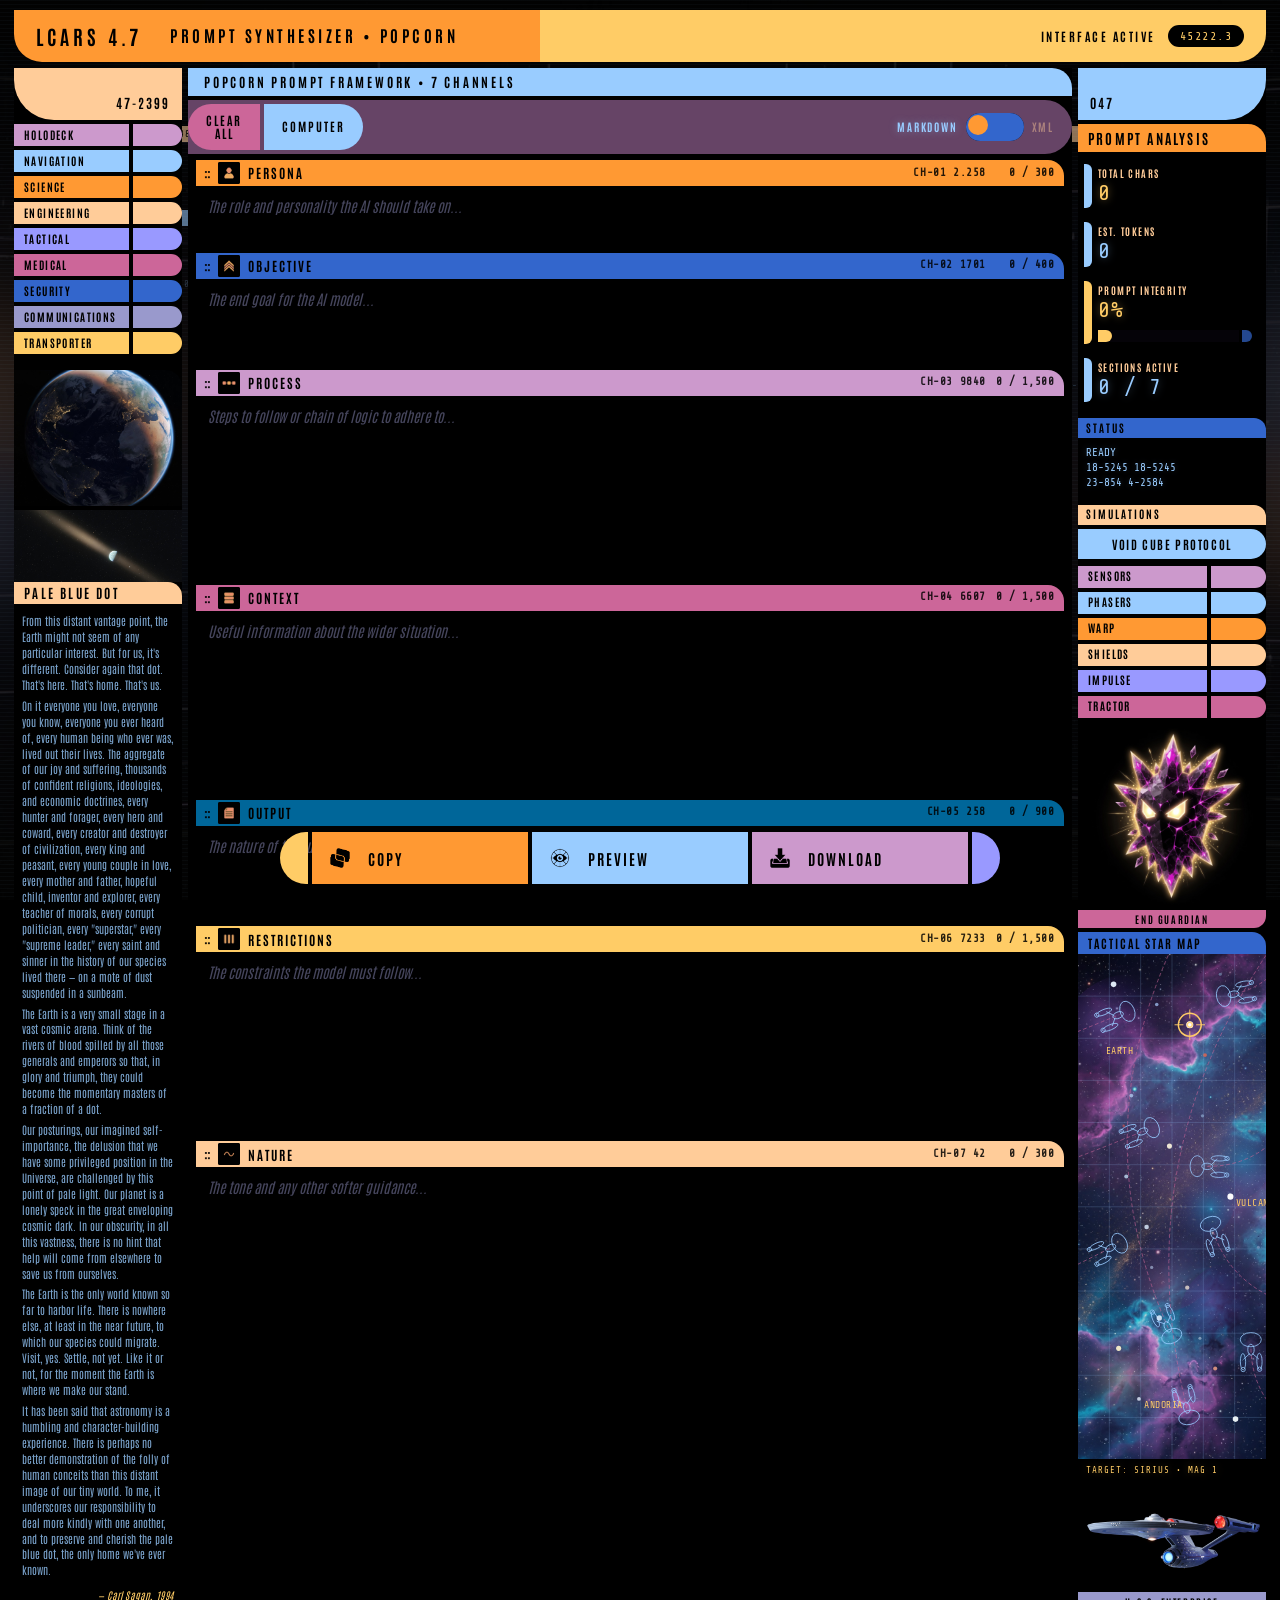
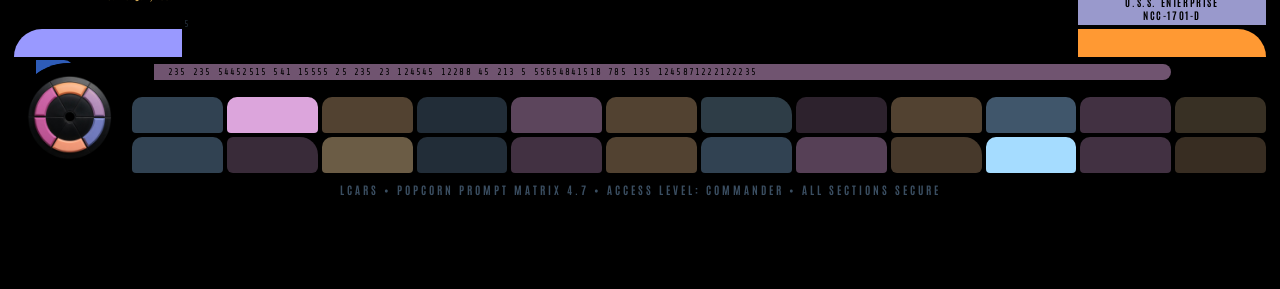
<file: index.html>
<!DOCTYPE html>
<html lang="en">
<head>
  <meta charset="UTF-8">
  <meta name="viewport" content="width=device-width, initial-scale=1.0">
  <title>LCARS 4.7 // POPCORN PROMPT SYNTHESIZER</title>
  <link rel="preconnect" href="https://fonts.googleapis.com">
  <link rel="preconnect" href="https://fonts.gstatic.com" crossorigin>
  <link rel="stylesheet" href="assets/lcars.css">
</head>
<body>
  <!-- TOP ENGINEERING BAR -->
  <div class="top-bar">
    <div class="top-bar-left">LCARS 4.7</div>
    <div class="top-bar-title">PROMPT SYNTHESIZER • POPCORN</div>
    <div class="top-bar-right">
      <div>INTERFACE ACTIVE</div>
      <div class="top-status" id="stardate">45221.7</div>
    </div>
  </div>

  <div class="console">
    <!-- DENSE LCARS BACKGROUND LITTER -->
    <div class="bg-litter">
      <!-- Vertical data columns -->
      <div class="data-column left">
        1209 0809 0716 1701746560000 2 9840 1701 1701 9840 6607 8235 7233 7233 258 2 2 7240746561701710580102 158 158 985
      </div>
      <div class="data-column right">
        23 548 2453 265485486543 23 23 2310 1234 23 45623 23 78 105 7-4856 18-5245 7-4205 1-701E 18-5245
      </div>

      <!-- Horizontal data strips -->
      <div class="data-strip s1">1701 9840 6607 8235 7233 258 2 2 1701746560000 546615216 2 9840 1701</div>
      <div class="data-strip s2">2345 0809 34 484 2 9840 1701 1701 234 43 8452 7233 7233 258 2 2 986747875 158 258 789</div>
      <div class="data-strip s3">235 235 54452515 541 15555 25 235 23 124545 12288 45 213 5 55654841518 785 135 1245871222122235</div>

      <!-- Hex-style rows -->
      <div class="hex-row r1">546615216  2 9840 1701 1701 9840 6607 78 7233 7233 258 2 2 87847485487464757689568353524345</div>
      <div class="hex-row r2">23 548 2453 265485486543 23 23 2310 1234 23 45623 23 78 105 7-4856 18-5245 7-4205 1-701E</div>
      <div class="hex-row r3">235 235 54452515 541 15555 25 235 23 124545 12288 45 213 5 55654841518 785 135 1245871222122235</div>

      <!-- Scattered small pills -->
      <div class="bg-pill p1">2.258</div>
      <div class="bg-pill p2">38</div>
      <div class="bg-pill p3">44</div>
      <div class="bg-pill p4">17</div>
      <div class="bg-pill p5">9</div>
      <div class="bg-pill p6">16</div>
      <div class="bg-pill p7">36</div>
      <div class="bg-pill p8">6</div>
    </div>

    <!-- MAIN THREE-COLUMN LAYOUT -->
    <div class="main-grid">
      <!-- LEFT SIDEBAR - dense button stack like the image -->
      <div class="left-sidebar">
        <div class="lcars-slice-row b1">
          <div class="lcars-slice-main">HOLODECK</div>
          <div class="lcars-slice-cap"></div>
        </div>
        <div class="lcars-slice-row b2">
          <div class="lcars-slice-main">NAVIGATION</div>
          <div class="lcars-slice-cap"></div>
        </div>
        <div class="lcars-slice-row b3">
          <div class="lcars-slice-main">SCIENCE</div>
          <div class="lcars-slice-cap"></div>
        </div>
        <div class="lcars-slice-row b4">
          <div class="lcars-slice-main">ENGINEERING</div>
          <div class="lcars-slice-cap"></div>
        </div>
        <div class="lcars-slice-row b5">
          <div class="lcars-slice-main">TACTICAL</div>
          <div class="lcars-slice-cap"></div>
        </div>
        <div class="lcars-slice-row b6">
          <div class="lcars-slice-main">MEDICAL</div>
          <div class="lcars-slice-cap"></div>
        </div>
        <div class="lcars-slice-row b7">
          <div class="lcars-slice-main">SECURITY</div>
          <div class="lcars-slice-cap"></div>
        </div>
        <div class="lcars-slice-row b8">
          <div class="lcars-slice-main">COMMUNICATIONS</div>
          <div class="lcars-slice-cap"></div>
        </div>
        <div class="lcars-slice-row b9">
          <div class="lcars-slice-main">TRANSPORTER</div>
          <div class="lcars-slice-cap"></div>
        </div>

        <div class="sidebar-spacer"></div>

        <div class="earth-view" title="Earth from orbit — Voyager perspective">
          <img src="assets/earth-orbit.jpg" alt="Earth from orbit" width="136" height="136">
        </div>

        <div class="pale-blue-dot-pane">
          <img class="pbd-plate" src="assets/pale-blue-dot.jpg" alt="Pale blue dot — Earth from the edge of the solar system">
          <div class="pbd-title">Pale Blue Dot</div>
          <p>From this distant vantage point, the Earth might not seem of any particular interest. But for us, it's different. Consider again that dot. That's here. That's home. That's us.</p>
          <p>On it everyone you love, everyone you know, everyone you ever heard of, every human being who ever was, lived out their lives. The aggregate of our joy and suffering, thousands of confident religions, ideologies, and economic doctrines, every hunter and forager, every hero and coward, every creator and destroyer of civilization, every king and peasant, every young couple in love, every mother and father, hopeful child, inventor and explorer, every teacher of morals, every corrupt politician, every "superstar," every "supreme leader," every saint and sinner in the history of our species lived there — on a mote of dust suspended in a sunbeam.</p>
          <p>The Earth is a very small stage in a vast cosmic arena. Think of the rivers of blood spilled by all those generals and emperors so that, in glory and triumph, they could become the momentary masters of a fraction of a dot.</p>
          <p>Our posturings, our imagined self-importance, the delusion that we have some privileged position in the Universe, are challenged by this point of pale light. Our planet is a lonely speck in the great enveloping cosmic dark. In our obscurity, in all this vastness, there is no hint that help will come from elsewhere to save us from ourselves.</p>
          <p>The Earth is the only world known so far to harbor life. There is nowhere else, at least in the near future, to which our species could migrate. Visit, yes. Settle, not yet. Like it or not, for the moment the Earth is where we make our stand.</p>
          <p>It has been said that astronomy is a humbling and character-building experience. There is perhaps no better demonstration of the folly of human conceits than this distant image of our tiny world. To me, it underscores our responsibility to deal more kindly with one another, and to preserve and cherish the pale blue dot, the only home we've ever known.</p>
          <div class="pbd-attrib">— Carl Sagan, 1994</div>
        </div>
      </div>

      <!-- CENTER - THE ACTUAL PROMPT BUILDER -->
      <div class="work-area">
        <div class="work-title">POPCORN PROMPT FRAMEWORK • 7 CHANNELS</div>

        <div class="toolbar-menu">
          <div class="toolbar-left">
            <button id="clear-btn" class="lcars-clear" type="button">CLEAR<br>ALL</button>
            <a href="https://grok.com/" class="lcars-computer" target="_blank" rel="noopener noreferrer">COMPUTER</a>
          </div>
          <div class="toolbar-right">
            <div class="format-toggle" role="group" aria-label="Prompt output format">
              <span class="format-label format-label-md active" id="format-label-md">MARKDOWN</span>
              <button type="button" id="format-toggle" class="format-slider" role="switch" aria-checked="false" aria-label="Toggle between Markdown and XML format">
                <span class="format-slider-track">
                  <span class="format-slider-thumb"></span>
                </span>
              </button>
              <span class="format-label format-label-xml" id="format-label-xml">XML</span>
            </div>
          </div>
        </div>

        <!-- INPUT PANELS -->
        <div id="panels-container">
          <div class="input-panel" data-panel-id="persona">
            <div class="input-header persona">
              <span class="drag-handle" draggable="true" title="Drag to reorder" aria-hidden="true">::</span>
              <img class="channel-icon" src="assets/icon-persona.jpg" alt="">
              <span class="channel-name">PERSONA</span>
              <span class="header-right">
                <span class="extra">CH-01  2.258</span>
                <span class="char-count" id="char-count-persona">0 / 300</span>
              </span>
            </div>
            <textarea id="persona" maxlength="300" placeholder="The role and personality the AI should take on..."></textarea>
          </div>
          <div class="input-panel" data-panel-id="objective">
            <div class="input-header objective">
              <span class="drag-handle" draggable="true" title="Drag to reorder" aria-hidden="true">::</span>
              <img class="channel-icon" src="assets/icon-objective.jpg" alt="">
              <span class="channel-name">OBJECTIVE</span>
              <span class="header-right">
                <span class="extra">CH-02  1701</span>
                <span class="char-count" id="char-count-objective">0 / 400</span>
              </span>
            </div>
            <textarea id="objective" maxlength="400" placeholder="The end goal for the AI model..."></textarea>
          </div>
          <div class="input-panel" data-panel-id="process">
            <div class="input-header process">
              <span class="drag-handle" draggable="true" title="Drag to reorder" aria-hidden="true">::</span>
              <img class="channel-icon" src="assets/icon-process.jpg" alt="">
              <span class="channel-name">PROCESS</span>
              <span class="header-right">
                <span class="extra">CH-03  9840</span>
                <span class="char-count" id="char-count-process">0 / 1,500</span>
              </span>
            </div>
            <textarea id="process" maxlength="1500" placeholder="Steps to follow or chain of logic to adhere to..."></textarea>
          </div>
          <div class="input-panel" data-panel-id="context">
            <div class="input-header context">
              <span class="drag-handle" draggable="true" title="Drag to reorder" aria-hidden="true">::</span>
              <img class="channel-icon" src="assets/icon-context.jpg" alt="">
              <span class="channel-name">CONTEXT</span>
              <span class="header-right">
                <span class="extra">CH-04  6607</span>
                <span class="char-count" id="char-count-context">0 / 1,500</span>
              </span>
            </div>
            <textarea id="context" maxlength="1500" placeholder="Useful information about the wider situation..."></textarea>
          </div>
          <div class="input-panel" data-panel-id="output">
            <div class="input-header output">
              <span class="drag-handle" draggable="true" title="Drag to reorder" aria-hidden="true">::</span>
              <img class="channel-icon" src="assets/icon-output.jpg" alt="">
              <span class="channel-name">OUTPUT</span>
              <span class="header-right">
                <span class="extra">CH-05  258</span>
                <span class="char-count" id="char-count-output">0 / 900</span>
              </span>
            </div>
            <textarea id="output" maxlength="900" placeholder="The nature of the output required from the AI model..."></textarea>
          </div>
          <div class="input-panel" data-panel-id="restrictions">
            <div class="input-header restrictions">
              <span class="drag-handle" draggable="true" title="Drag to reorder" aria-hidden="true">::</span>
              <img class="channel-icon" src="assets/icon-restrictions.jpg" alt="">
              <span class="channel-name">RESTRICTIONS</span>
              <span class="header-right">
                <span class="extra">CH-06  7233</span>
                <span class="char-count" id="char-count-restrictions">0 / 1,500</span>
              </span>
            </div>
            <textarea id="restrictions" maxlength="1500" placeholder="The constraints the model must follow..."></textarea>
          </div>
          <div class="input-panel" data-panel-id="nature">
            <div class="input-header nature">
              <span class="drag-handle" draggable="true" title="Drag to reorder" aria-hidden="true">::</span>
              <img class="channel-icon" src="assets/icon-nature.jpg" alt="">
              <span class="channel-name">NATURE</span>
              <span class="header-right">
                <span class="extra">CH-07  42</span>
                <span class="char-count" id="char-count-nature">0 / 300</span>
              </span>
            </div>
            <textarea id="nature" maxlength="300" placeholder="The tone and any other softer guidance..."></textarea>
          </div>
        </div>
      </div>

      <!-- RIGHT SIDEBAR - data readouts like the image -->
      <div class="right-sidebar">
        <div class="scan-readouts">
          <div class="prompt-analysis-title">PROMPT ANALYSIS</div>

          <div class="data-readout">
            <div class="label">TOTAL CHARS</div>
            <div id="char-count" class="readout-value buffer-readout">0</div>
          </div>
          <div class="data-readout">
            <div class="label">EST. TOKENS</div>
            <div id="token-est" class="readout-value">0</div>
          </div>
          <div class="data-readout integrity-readout">
            <div class="label">PROMPT INTEGRITY</div>
            <div id="prompt-integrity" class="readout-value">0%</div>
            <div class="lcars-integrity-bar" aria-hidden="true">
              <div class="lcars-integrity-track">
                <div id="integrity-bar-fill" class="lcars-integrity-fill">
                  <span class="lcars-integrity-endcap"></span>
                </div>
              </div>
              <div class="lcars-integrity-rail"></div>
            </div>
          </div>
          <div class="data-readout">
            <div class="label">SECTIONS ACTIVE</div>
            <div id="sections-active" class="readout-value">0 / 7</div>
          </div>
        </div>

        <div class="status-heading">STATUS</div>
        <div class="status-block">
          READY<br>
          18-5245 18-5245<br>
          23-854  4-2584
        </div>

        <div class="simulations-block">
          <div class="simulations-label">SIMULATIONS</div>
          <a href="https://void-cube-seven.vercel.app" class="sim-link" target="_blank" rel="noopener noreferrer">VOID CUBE PROTOCOL</a>
        </div>

        <div class="right-lcars-controls">
          <div class="right-lcars-slice-row rb1">
            <div class="right-lcars-slice-main">SENSORS</div>
            <div class="right-lcars-slice-cap"></div>
          </div>
          <div class="right-lcars-slice-row rb2">
            <div class="right-lcars-slice-main">PHASERS</div>
            <div class="right-lcars-slice-cap"></div>
          </div>
          <div class="right-lcars-slice-row rb3">
            <div class="right-lcars-slice-main">WARP</div>
            <div class="right-lcars-slice-cap"></div>
          </div>
          <div class="right-lcars-slice-row rb4">
            <div class="right-lcars-slice-main">SHIELDS</div>
            <div class="right-lcars-slice-cap"></div>
          </div>
          <div class="right-lcars-slice-row rb5">
            <div class="right-lcars-slice-main">IMPULSE</div>
            <div class="right-lcars-slice-cap"></div>
          </div>
          <div class="right-lcars-slice-row rb6">
            <div class="right-lcars-slice-main">TRACTOR</div>
            <div class="right-lcars-slice-cap"></div>
          </div>
        </div>

        <div class="end-boss-thumb" title="End-level polygonal guardian (Neon Dash)">
          <img src="assets/end-guardian.jpg" alt="End-level polygonal guardian">
          <div class="end-boss-label">End Guardian</div>
        </div>

        <div class="star-map-pane" title="Interactive tactical star map">
          <div class="star-map-title">Tactical Star Map</div>
          <div class="star-map-canvas-wrap" id="star-map-wrap">
            <svg id="star-map-svg" class="star-map-svg" viewBox="0 0 148 400" preserveAspectRatio="xMidYMid meet" xmlns="http://www.w3.org/2000/svg" aria-label="Interactive star map">
              <defs>
                <radialGradient id="nebulaPurple" cx="30%" cy="35%">
                  <stop offset="0%" stop-color="rgba(136,102,204,0.45)"/>
                  <stop offset="55%" stop-color="rgba(68,34,120,0.2)"/>
                  <stop offset="100%" stop-color="transparent"/>
                </radialGradient>
                <radialGradient id="nebulaCyan" cx="72%" cy="62%">
                  <stop offset="0%" stop-color="rgba(0,204,255,0.35)"/>
                  <stop offset="50%" stop-color="rgba(20,80,140,0.18)"/>
                  <stop offset="100%" stop-color="transparent"/>
                </radialGradient>
                <radialGradient id="nebulaMagenta" cx="55%" cy="78%">
                  <stop offset="0%" stop-color="rgba(255,102,153,0.28)"/>
                  <stop offset="60%" stop-color="rgba(120,30,80,0.12)"/>
                  <stop offset="100%" stop-color="transparent"/>
                </radialGradient>
                <radialGradient id="nebulaGold" cx="50%" cy="50%">
                  <stop offset="0%" stop-color="rgba(255,200,80,0.22)"/>
                  <stop offset="100%" stop-color="transparent"/>
                </radialGradient>
              </defs>
              <g id="star-map-bg"></g>
              <g id="star-map-grid" class="sector-grid"></g>
              <g id="star-map-vessels" class="vessels"></g>
              <g id="star-map-stars" class="stars"></g>
              <g id="star-reticule" class="star-reticule" transform="translate(88, 40)">
                <circle cx="0" cy="0" r="9"/>
                <line x1="-12" y1="0" x2="-5" y2="0"/>
                <line x1="5" y1="0" x2="12" y2="0"/>
                <line x1="0" y1="-12" x2="0" y2="-5"/>
                <line x1="0" y1="5" x2="0" y2="12"/>
                <circle cx="0" cy="0" r="2" fill="#f0b800" stroke="none" opacity="0.85"/>
                <text id="star-map-vessel-label" class="vessel-reticule-label" x="14" y="4" visibility="hidden"></text>
              </g>
            </svg>
          </div>
          <div class="star-map-readout" id="star-map-readout">TARGET: SIRIUS • MAG 1.0</div>
        </div>

        <div class="enterprise-plate">
          <img src="assets/enterprise.jpg" alt="U.S.S. Enterprise">
          <div class="enterprise-caption">U.S.S. ENTERPRISE<br>NCC-1701-D</div>
        </div>
      </div>
    </div>

    <!-- BOTTOM BAR with scan grid + circular control -->
    <div class="bottom-bar">
      <div class="circular-control" title="LCARS Mode Selector (decorative)">
        <img src="assets/mode-selector.jpg" alt="LCARS mode selector">
        <div class="pie"></div>
        <div class="center">MODE</div>
        <div class="arrow"></div>
      </div>

      <div class="scan-grid" title="System activity grid">
        <div></div><div class="active"></div><div></div><div></div><div class="active"></div><div></div>
        <div class="active"></div><div></div><div></div><div></div><div></div><div class="active"></div>
        <div></div><div></div><div class="active"></div><div></div><div></div><div></div>
        <div></div><div></div><div></div><div class="active"></div><div></div><div></div>
      </div>
    </div>

    <div class="lcars-footer">
      LCARS • POPCORN PROMPT MATRIX 4.7 • ACCESS LEVEL: COMMANDER • ALL SECTIONS SECURE
    </div>
  </div>

  <div id="toast" class="toast">PROMPT COPIED TO DATABANK</div>

  <div class="floating-actions" role="toolbar" aria-label="Prompt actions">
    <button id="copy-btn" class="fab-btn fab-copy" type="button">Copy</button>
    <button id="fab-preview-btn" class="fab-btn fab-preview" type="button">Preview</button>
    <button id="fab-download-btn" class="fab-btn fab-download" type="button">Download</button>
  </div>

  <div id="preview-modal" class="modal-overlay" role="dialog" aria-modal="true" aria-labelledby="preview-modal-title" hidden>
    <div class="modal-panel">
      <div class="modal-header">
        <span id="preview-modal-title" class="modal-title">Compiled Prompt Preview</span>
        <div class="modal-header-actions">
          <div class="format-toggle modal-format-toggle" role="group" aria-label="Prompt output format">
            <span class="format-label format-label-md">MARKDOWN</span>
            <button type="button" id="modal-format-toggle" class="format-slider" role="switch" aria-checked="false" aria-label="Toggle between Markdown and XML format">
              <span class="format-slider-track">
                <span class="format-slider-thumb"></span>
              </span>
            </button>
            <span class="format-label format-label-xml">XML</span>
          </div>
          <button id="modal-close-btn" class="modal-close" type="button" aria-label="Close preview">&times;</button>
        </div>
      </div>
      <div class="modal-body">
        <pre id="modal-prompt-text" class="modal-prompt empty">(No prompt content — fill in at least one channel.)</pre>
      </div>
      <div class="modal-footer">
        <button id="modal-dismiss-btn" class="modal-dismiss-btn" type="button">Return to Edit</button>
        <button id="modal-copy-btn" class="modal-copy-btn" type="button">Copy to Clipboard</button>
      </div>
    </div>
  </div>

  <script>
    const ids = ['persona', 'objective', 'process', 'context', 'output', 'restrictions', 'nature'];
    const FORMAT_KEY = 'lcarsPromptFormat';
    const PANEL_ORDER_KEY = 'lcarsPanelOrder';
    const NEAR_LIMIT_THRESHOLD = 0.85;
    let promptFormat = 'markdown';
    let panelOrder = [...ids];
    let draggedPanel = null;

    const SECTION_META = {
      persona:      { md: 'PERSONA',      xml: 'persona' },
      objective:    { md: 'OBJECTIVE',    xml: 'objective' },
      process:      { md: 'PROCESS',      xml: 'process' },
      context:      { md: 'CONTEXT',      xml: 'context' },
      output:       { md: 'OUTPUT',       xml: 'output' },
      restrictions: { md: 'RESTRICTIONS', xml: 'restrictions' },
      nature:       { md: 'NATURE',       xml: 'nature' }
    };

    const CHAR_LIMITS = {
      persona: 300,
      objective: 400,
      process: 1500,
      context: 1500,
      output: 900,
      restrictions: 1500,
      nature: 300
    };

    const INTEGRITY_WEIGHTS = {
      persona: 5,
      objective: 10,
      process: 15,
      context: 25,
      output: 20,
      restrictions: 20,
      nature: 5
    };

    function calculatePromptIntegrity() {
      let total = 0;
      ids.forEach(id => {
        const el = document.getElementById(id);
        const limit = CHAR_LIMITS[id];
        const weight = INTEGRITY_WEIGHTS[id];
        if (!el || !limit || weight == null) return;
        const milestones = Math.min(4, Math.floor((el.value.length / limit) * 4));
        total += (milestones / 4) * weight;
      });
      return Math.round(total);
    }

    function enforceCharLimit(id) {
      const el = document.getElementById(id);
      const limit = CHAR_LIMITS[id];
      if (!el || limit == null) return;
      if (el.value.length > limit) {
        el.value = el.value.slice(0, limit);
      }
    }

    function getValue(id) {
      const el = document.getElementById(id);
      return el ? el.value.trim() : '';
    }

    const XML_ESCAPE_MAP = { '&': '&amp;', '<': '&lt;', '>': '&gt;', '"': '&quot;', "'": '&apos;' };
    function escapeXml(text) {
      return text.replace(/[&<>"']/g, ch => XML_ESCAPE_MAP[ch]);
    }

    function buildPromptMarkdown() {
      const parts = [];
      panelOrder.forEach(id => {
        const value = getValue(id);
        if (value) parts.push(`${SECTION_META[id].md}:\n${value}`);
      });
      return parts.join('\n\n');
    }

    function buildPromptXml() {
      const children = [];
      panelOrder.forEach(id => {
        const value = getValue(id);
        if (value) children.push(`<${SECTION_META[id].xml}>${escapeXml(value)}</${SECTION_META[id].xml}>`);
      });
      return children.length ? `<prompt>\n${children.join('\n')}\n</prompt>` : '';
    }

    function buildPrompt() {
      return promptFormat === 'xml' ? buildPromptXml() : buildPromptMarkdown();
    }

    function updateFormatToggleUI() {
      const isXml = promptFormat === 'xml';
      document.querySelectorAll('.format-slider').forEach(toggle => {
        toggle.setAttribute('aria-checked', isXml ? 'true' : 'false');
        toggle.classList.toggle('xml-active', isXml);
      });
      document.querySelectorAll('.format-label-md').forEach(label => {
        label.classList.toggle('active', !isXml);
      });
      document.querySelectorAll('.format-label-xml').forEach(label => {
        label.classList.toggle('active', isXml);
      });
    }

    const EMPTY_PROMPT_MSG = '(No prompt content — fill in at least one channel.)';

    function fillPromptPreview(el) {
      if (!el) return;
      const promptText = buildPrompt();
      if (promptText) {
        el.textContent = promptText;
        el.classList.remove('empty');
      } else {
        el.textContent = EMPTY_PROMPT_MSG;
        el.classList.add('empty');
      }
    }

    function updateModalPromptText() {
      const modal = document.getElementById('preview-modal');
      if (!modal || modal.hidden) return;
      fillPromptPreview(document.getElementById('modal-prompt-text'));
    }

    function togglePromptFormat() {
      setPromptFormat(promptFormat === 'xml' ? 'markdown' : 'xml');
    }

    function setPromptFormat(format) {
      promptFormat = format === 'xml' ? 'xml' : 'markdown';
      try { localStorage.setItem(FORMAT_KEY, promptFormat); } catch (e) {}
      updateFormatToggleUI();
      updateLiveStats();
      updateModalPromptText();
    }

    function loadFormatFromStorage() {
      try {
        const saved = localStorage.getItem(FORMAT_KEY);
        if (saved === 'xml' || saved === 'markdown') {
          promptFormat = saved;
        }
      } catch (e) {}
      updateFormatToggleUI();
    }

    function updateLiveStats() {
      ids.forEach(id => enforceCharLimit(id));

      const prompt = buildPrompt();
      const countEl = document.getElementById('char-count');
      countEl.textContent = prompt.length.toLocaleString();

      // Per-section character counts
      ids.forEach(id => {
        const el = document.getElementById(id);
        const sectionCountEl = document.getElementById('char-count-' + id);
        if (!el || !sectionCountEl) return;
        const len = el.value.length;
        const limit = CHAR_LIMITS[id];
        sectionCountEl.textContent = `${len.toLocaleString()} / ${limit.toLocaleString()}`;
        const atLimit = len >= limit;
        const nearLimit = len >= limit * NEAR_LIMIT_THRESHOLD && !atLimit;
        sectionCountEl.classList.toggle('at-limit', atLimit);
        sectionCountEl.classList.toggle('near-limit', nearLimit);
      });

      const tokenEl = document.getElementById('token-est');
      if (tokenEl) tokenEl.textContent = Math.round(prompt.length / 3.8);

      const integrity = calculatePromptIntegrity();
      const integrityEl = document.getElementById('prompt-integrity');
      if (integrityEl) integrityEl.textContent = `${integrity}%`;
      const integrityBar = document.getElementById('integrity-bar-fill');
      if (integrityBar) {
        integrityBar.style.width = `${integrity}%`;
        integrityBar.classList.toggle('has-fill', integrity > 0);
      }

      let active = 0;
      panelOrder.forEach(id => { if (getValue(id)) active++; });
      const activeEl = document.getElementById('sections-active');
      if (activeEl) activeEl.textContent = `${active} / ${ids.length}`;
    }

    function saveToStorage() {
      const data = {};
      ids.forEach(id => {
        const el = document.getElementById(id);
        if (el) data[id] = el.value;
      });
      try { localStorage.setItem('lcarsPromptData', JSON.stringify(data)); } catch(e){}
    }

    function loadFromStorage() {
      try {
        const raw = localStorage.getItem('lcarsPromptData');
        if (!raw) return;
        const data = JSON.parse(raw);
        ids.forEach(id => {
          const el = document.getElementById(id);
          if (el && data[id] !== undefined) {
            el.value = data[id];
            enforceCharLimit(id);
          }
        });
      } catch(e){}
    }

    function isValidPanelOrder(order) {
      return Array.isArray(order)
        && order.length === ids.length
        && ids.every(id => order.includes(id));
    }

    function loadPanelOrder() {
      try {
        const raw = localStorage.getItem(PANEL_ORDER_KEY);
        if (!raw) return;
        const order = JSON.parse(raw);
        if (isValidPanelOrder(order)) {
          panelOrder = order;
        }
      } catch (e) {}
    }

    function savePanelOrder() {
      try {
        localStorage.setItem(PANEL_ORDER_KEY, JSON.stringify(panelOrder));
      } catch (e) {}
    }

    function applyPanelOrder() {
      const container = document.getElementById('panels-container');
      if (!container) return;
      panelOrder.forEach(id => {
        const panel = container.querySelector(`[data-panel-id="${id}"]`);
        if (panel) container.appendChild(panel);
      });
    }

    function syncPanelOrderFromDOM() {
      const container = document.getElementById('panels-container');
      if (!container) return;
      panelOrder = [...container.querySelectorAll('.input-panel')].map(p => p.dataset.panelId);
    }

    function reorderPanel(dragged, target) {
      const container = document.getElementById('panels-container');
      if (!container || !dragged || !target || dragged === target) return;

      const allPanels = [...container.querySelectorAll('.input-panel')];
      const draggedIdx = allPanels.indexOf(dragged);
      const targetIdx = allPanels.indexOf(target);
      if (draggedIdx < 0 || targetIdx < 0) return;

      if (draggedIdx < targetIdx) {
        container.insertBefore(dragged, target.nextSibling);
      } else {
        container.insertBefore(dragged, target);
      }

      syncPanelOrderFromDOM();
      savePanelOrder();
      updateLiveStats();
    }

    function initPanelDragDrop() {
      const container = document.getElementById('panels-container');
      if (!container) return;

      container.querySelectorAll('.drag-handle').forEach(handle => {
        handle.addEventListener('dragstart', (e) => {
          const panel = handle.closest('.input-panel');
          if (!panel) return;
          draggedPanel = panel;
          panel.classList.add('dragging');
          e.dataTransfer.effectAllowed = 'move';
          e.dataTransfer.setData('text/plain', panel.dataset.panelId);
        });

        handle.addEventListener('dragend', () => {
          if (draggedPanel) {
            draggedPanel.classList.remove('dragging');
            draggedPanel = null;
          }
          container.querySelectorAll('.input-panel').forEach(p => p.classList.remove('drag-over'));
        });
      });

      container.querySelectorAll('.input-panel').forEach(panel => {
        panel.addEventListener('dragover', (e) => {
          if (!draggedPanel) return;
          e.preventDefault();
          e.dataTransfer.dropEffect = 'move';
          if (panel !== draggedPanel) panel.classList.add('drag-over');
        });

        panel.addEventListener('dragleave', (e) => {
          if (!panel.contains(e.relatedTarget)) {
            panel.classList.remove('drag-over');
          }
        });

        panel.addEventListener('drop', (e) => {
          if (!draggedPanel) return;
          e.preventDefault();
          panel.classList.remove('drag-over');
          reorderPanel(draggedPanel, panel);
        });
      });

      container.querySelectorAll('textarea').forEach(textarea => {
        textarea.addEventListener('dragstart', (e) => e.preventDefault());
      });
    }

    function clearAll() {
      ids.forEach(id => {
        const el = document.getElementById(id);
        if (el) el.value = '';
      });
      updateLiveStats();
      saveToStorage();
    }

    async function writeToClipboard(text) {
      try {
        await navigator.clipboard.writeText(text);
        return true;
      } catch (err) {
        const ta = document.createElement('textarea');
        ta.value = text;
        document.body.appendChild(ta);
        ta.select();
        try {
          document.execCommand('copy');
          document.body.removeChild(ta);
          return true;
        } catch (e) {
          document.body.removeChild(ta);
          return false;
        }
      }
    }

    function showToast(message, duration = 1400) {
      const toast = document.getElementById('toast');
      const defaultText = 'PROMPT COPIED TO DATABANK';
      toast.textContent = message;
      toast.classList.add('show');
      setTimeout(() => {
        toast.classList.remove('show');
        toast.textContent = defaultText;
      }, duration);
    }

    function flashButton(btn, successLabel, duration = 1200) {
      if (!btn) return;
      const original = btn.innerHTML;
      const originalBg = btn.style.background;
      const originalColor = btn.style.color;
      btn.style.background = '#22aa00';
      btn.style.color = '#000';
      btn.innerHTML = successLabel;
      setTimeout(() => {
        btn.style.background = originalBg;
        btn.style.color = originalColor;
        btn.innerHTML = original;
      }, duration);
    }

    async function copyPrompt(sourceBtn) {
      const promptText = buildPrompt();
      const copyBtn = sourceBtn || document.getElementById('copy-btn');
      const ok = await writeToClipboard(promptText);

      if (ok) {
        flashButton(copyBtn, 'COPIED');
        showToast('PROMPT COPIED TO DATABANK');
      } else {
        alert('Copy failed. Please select and copy manually:\n\n' + promptText);
      }
    }

    function openPreviewModal() {
      const modal = document.getElementById('preview-modal');
      updateFormatToggleUI();
      updateModalPromptText();

      modal.hidden = false;
      requestAnimationFrame(() => modal.classList.add('open'));
      document.body.style.overflow = 'hidden';
      document.getElementById('modal-close-btn').focus();
    }

    function closePreviewModal() {
      const modal = document.getElementById('preview-modal');
      modal.classList.remove('open');
      document.body.style.overflow = '';
      setTimeout(() => { modal.hidden = true; }, 200);
    }

    async function copyModalPrompt() {
      const promptText = buildPrompt();
      const modalCopyBtn = document.getElementById('modal-copy-btn');
      const ok = await writeToClipboard(promptText);

      if (ok) {
        flashButton(modalCopyBtn, 'TRANSFERRED');
        showToast('PROMPT COPIED TO DATABANK');
      } else if (promptText) {
        alert('Copy failed. Please select and copy manually from the preview.');
      } else {
        showToast('NOTHING TO COPY');
      }
    }

    function downloadPrompt() {
      const promptText = buildPrompt();
      const timestamp = new Date().toISOString().slice(0, 19).replace(/[:T]/g, '-');
      const filename = `popcorn-prompt-${timestamp}.txt`;
      const blob = new Blob([promptText || ''], { type: 'text/plain;charset=utf-8' });
      const url = URL.createObjectURL(blob);
      const link = document.createElement('a');
      link.href = url;
      link.download = filename;
      document.body.appendChild(link);
      link.click();
      document.body.removeChild(link);
      URL.revokeObjectURL(url);

      const downloadBtn = document.getElementById('fab-download-btn');
      flashButton(downloadBtn, 'DOWNLOADED');
      showToast(promptText ? 'PROMPT DOWNLOADED' : 'EMPTY FILE DOWNLOADED');
    }

    function updateStardate() {
      const el = document.getElementById('stardate');
      const base = 45221.7;
      const offset = (Date.now() / 86400000) % 1 * 0.9;
      el.textContent = (base + offset).toFixed(1);
    }

    const MAP_WIDTH = 148;
    const STAR_MAP_CATALOG = [
      { x: 28, y: 0.06, label: 'ALPHA CENTAURI', brightness: '0.95', r: 2.2, color: '#e8f4ff' },
      { x: 112, y: 0.04, label: 'PROCYON', brightness: '0.55', r: 1.2, color: '#88aacc' },
      { x: 62, y: 0.10, label: 'VEGA', brightness: '0.7', r: 1.4, color: '#aaccff' },
      { x: 88, y: 0.14, label: 'SIRIUS', brightness: '1', r: 2.8, color: '#ffffff' },
      { x: 18, y: 0.18, label: 'EPSILON ERIDANI', brightness: '0.45', r: 1.1, color: '#7788aa', worldLabel: 'Earth' },
      { x: 130, y: 0.22, label: 'TAU CETI', brightness: '0.4', r: 1, color: '#667799' },
      { x: 42, y: 0.28, label: 'FOMALHAUT', brightness: '0.68', r: 1.5, color: '#bbddff' },
      { x: 98, y: 0.32, label: 'DENEB', brightness: '0.6', r: 1.3, color: '#99bbdd' },
      { x: 72, y: 0.38, label: 'ARCTURUS', brightness: '0.9', r: 2, color: '#fff8e0' },
      { x: 38, y: 0.44, label: 'ALTAIR', brightness: '0.75', r: 1.6, color: '#cce8ff' },
      { x: 120, y: 0.48, label: 'RIGEL', brightness: '0.98', r: 2.4, color: '#ffffff', worldLabel: 'Vulcan' },
      { x: 54, y: 0.54, label: 'BETELGEUSE', brightness: '0.82', r: 1.8, color: '#ddeeff' },
      { x: 14, y: 0.60, label: 'WOLF 359', brightness: '0.35', r: 0.9, color: '#556677' },
      { x: 86, y: 0.66, label: 'POLLUX', brightness: '0.72', r: 1.7, color: '#ffeedd' },
      { x: 64, y: 0.72, label: 'SPICA', brightness: '0.88', r: 2.1, color: '#ddeeff' },
      { x: 32, y: 0.78, label: 'CAPELLA', brightness: '0.91', r: 2, color: '#fff4cc' },
      { x: 108, y: 0.82, label: 'ANTARES', brightness: '0.77', r: 1.6, color: '#ffaa88' },
      { x: 48, y: 0.88, label: 'REGULUS', brightness: '0.8', r: 1.5, color: '#e8f0ff', worldLabel: 'Andoria' },
      { x: 124, y: 0.92, label: 'CANOPUS', brightness: '0.93', r: 2.2, color: '#f8ffff' },
      { x: 22, y: 0.96, label: 'ZETA RETICULI', brightness: '0.5', r: 1.1, color: '#8899bb' },
      { x: 100, y: 0.20, label: 'ALDEBARAN', brightness: '0.7', r: 1.5, color: '#ff6644' },
      { x: 135, y: 0.35, label: 'MIRACH', brightness: '0.5', r: 1.1, color: '#8899aa' },
      { x: 8, y: 0.42, label: 'BARNARD STAR', brightness: '0.3', r: 0.9, color: '#556688' },
      { x: 78, y: 0.52, label: 'GIACOMINI', brightness: '0.42', r: 1, color: '#7788aa' },
      { x: 142, y: 0.58, label: 'SAIPH', brightness: '0.55', r: 1.2, color: '#99aacc' },
      { x: 58, y: 0.62, label: 'MIMOSA', brightness: '0.65', r: 1.3, color: '#aabbdd' },
      { x: 96, y: 0.76, label: 'BETA CRUCIS', brightness: '0.6', r: 1.2, color: '#bbccdd' },
      { x: 36, y: 0.34, label: 'BETA HYDRI', brightness: '0.48', r: 1, color: '#ff5544' }
    ];
    const STAR_MAP_VESSELS = [
      { x: 0.22, y: 0.12, name: 'USS Enterprise', from: { x: -12, y: 0.02 } },
      { x: 0.82, y: 0.08, name: 'USS Farragut', from: { x: 162, y: 0.01 } },
      { x: 0.35, y: 0.35, name: 'USS Stargazer', from: { x: -8, y: 0.28 } },
      { x: 0.68, y: 0.42, name: 'USS Defiant', from: { x: 158, y: 0.36 } },
      { x: 0.18, y: 0.58, name: 'USS Voyager', from: { x: -6, y: 0.72 } },
      { x: 0.72, y: 0.55, name: 'USS Excelsior', from: { x: 154, y: 0.68 } },
      { x: 0.48, y: 0.74, name: 'USS Reliant', from: { x: 0.48, y: 1.06 } },
      { x: 0.92, y: 0.78, name: 'USS Discovery', from: { x: 162, y: 0.92 } },
      { x: 0.58, y: 0.90, name: 'USS Prometheus', from: { x: 148, y: 1.04 } }
    ];
    const STAR_MAP_NEBULAE = [
      { cx: 0.28, cy: 0.18, rx: 0.38, ry: 0.14, fill: 'url(#nebulaPurple)' },
      { cx: 0.74, cy: 0.38, rx: 0.32, ry: 0.12, fill: 'url(#nebulaCyan)' },
      { cx: 0.42, cy: 0.58, rx: 0.36, ry: 0.13, fill: 'url(#nebulaMagenta)' },
      { cx: 0.82, cy: 0.72, rx: 0.28, ry: 0.11, fill: 'url(#nebulaPurple)' },
      { cx: 0.22, cy: 0.84, rx: 0.30, ry: 0.10, fill: 'url(#nebulaGold)' },
      { cx: 0.60, cy: 0.48, rx: 0.24, ry: 0.09, fill: 'url(#nebulaCyan)' }
    ];
    const STAR_MAP_DUST = [
      [12,0.07,0.4],[45,0.15,0.5],[95,0.11,0.35],[132,0.19,0.45],[8,0.31,0.3],[76,0.25,0.55],
      [118,0.29,0.4],[34,0.51,0.35],[102,0.47,0.5],[66,0.63,0.4],[140,0.61,0.45],[24,0.69,0.35],
      [88,0.75,0.5],[52,0.83,0.4],[116,0.87,0.45],[6,0.93,0.35],[74,0.97,0.4]
    ];

    let starMapHeight = 400;
    let starMapSelectFn = null;
    let lastMapSelection = { type: 'star', label: 'SIRIUS' };

    function svgEl(tag, attrs) {
      const el = document.createElementNS('http://www.w3.org/2000/svg', tag);
      Object.entries(attrs).forEach(([k, v]) => el.setAttribute(k, String(v)));
      return el;
    }

    function vesselCurveGeometry(x1, y1, x2, y2, sign = 1, strength = 0.22) {
      const mx = (x1 + x2) / 2;
      const my = (y1 + y2) / 2;
      const dx = x2 - x1;
      const dy = y2 - y1;
      const len = Math.hypot(dx, dy) || 1;
      const nx = (-dy / len) * sign;
      const ny = (dx / len) * sign;
      const offset = len * strength;
      const cx = mx + nx * offset;
      const cy = my + ny * offset;
      const tx = x2 - cx;
      const ty = y2 - cy;
      const heading = (Math.atan2(ty, tx) + Math.PI / 2) * 180 / Math.PI;
      return {
        cx,
        cy,
        heading,
        path: `M ${x1} ${y1} Q ${cx} ${cy} ${x2} ${y2}`
      };
    }

    function appendVessel(group, x, y, heading, name) {
      const S = 1.8;
      const target = svgEl('g', {
        class: 'vessel-target',
        'data-name': name,
        transform: `translate(${x},${y}) rotate(${heading})`
      });

      target.appendChild(svgEl('circle', {
        class: 'vessel-hit',
        cx: 0,
        cy: 0.8 * S,
        r: 14
      }));

      const ship = svgEl('g', { class: 'vessel-ship' });
      ship.appendChild(svgEl('ellipse', { cx: 0, cy: -3.8 * S, rx: 4.6 * S, ry: 3.1 * S }));
      ship.appendChild(svgEl('ellipse', { cx: 0, cy: 0.6 * S, rx: 1.4 * S, ry: 2.4 * S }));
      ship.appendChild(svgEl('line', { x1: -0.5 * S, y1: 2.2 * S, x2: -3.4 * S, y2: 4.8 * S }));
      ship.appendChild(svgEl('line', { x1: 0.5 * S, y1: 2.2 * S, x2: 3.4 * S, y2: 4.8 * S }));
      ship.appendChild(svgEl('ellipse', { cx: -3.6 * S, cy: 5.8 * S, rx: 1.15 * S, ry: 3.6 * S }));
      ship.appendChild(svgEl('ellipse', { cx: 3.6 * S, cy: 5.8 * S, rx: 1.15 * S, ry: 3.6 * S }));
      ship.appendChild(svgEl('circle', { cx: -3.6 * S, cy: 9.2 * S, r: 0.95 * S }));
      ship.appendChild(svgEl('circle', { cx: 3.6 * S, cy: 9.2 * S, r: 0.95 * S }));

      target.appendChild(ship);
      group.appendChild(target);
    }

    function buildStarMapContent(mapH) {
      const bg = document.getElementById('star-map-bg');
      const grid = document.getElementById('star-map-grid');
      const vessels = document.getElementById('star-map-vessels');
      const stars = document.getElementById('star-map-stars');
      if (!bg || !grid || !vessels || !stars) return;

      bg.innerHTML = '';
      grid.innerHTML = '';
      vessels.innerHTML = '';
      stars.innerHTML = '';

      bg.appendChild(svgEl('rect', { width: MAP_WIDTH, height: mapH, fill: '#020408' }));
      bg.appendChild(svgEl('image', {
        href: 'assets/nebula-starfield.jpg',
        x: 0,
        y: 0,
        width: MAP_WIDTH,
        height: mapH,
        preserveAspectRatio: 'xMidYMid slice',
        opacity: '0.88'
      }));

      STAR_MAP_NEBULAE.forEach(n => {
        bg.appendChild(svgEl('ellipse', {
          cx: n.cx * MAP_WIDTH,
          cy: n.cy * mapH,
          rx: n.rx * MAP_WIDTH,
          ry: n.ry * mapH,
          fill: n.fill
        }));
      });

      STAR_MAP_DUST.forEach(([x, yf, r]) => {
        bg.appendChild(svgEl('circle', {
          class: 'bg-dust',
          cx: x,
          cy: yf * mapH,
          r
        }));
      });

      const hLines = 12;
      const vLines = 6;
      for (let i = 1; i < hLines; i++) {
        const y = (mapH / hLines) * i;
        grid.appendChild(svgEl('line', { x1: 0, y1: y, x2: MAP_WIDTH, y2: y }));
      }
      for (let i = 1; i < vLines; i++) {
        const x = (MAP_WIDTH / vLines) * i;
        grid.appendChild(svgEl('line', { x1: x, y1: 0, x2: x, y2: mapH }));
      }

      STAR_MAP_VESSELS.forEach((v, i) => {
        const x = v.x * MAP_WIDTH;
        const y = v.y * mapH;
        const fx = v.from.x <= 1 ? v.from.x * MAP_WIDTH : v.from.x;
        const fy = v.from.y <= 1 ? v.from.y * mapH : v.from.y;
        const curveSign = i % 2 === 0 ? 1 : -1;
        const curve = vesselCurveGeometry(fx, fy, x, y, curveSign);
        vessels.appendChild(svgEl('path', {
          class: 'vessel-path',
          d: curve.path
        }));
        appendVessel(vessels, x, y, curve.heading, v.name);
      });

      STAR_MAP_CATALOG.forEach(s => {
        const cy = s.y * mapH;
        const g = svgEl('g', {
          class: 'star-target',
          'data-label': s.label,
          'data-brightness': s.brightness
        });
        g.appendChild(svgEl('circle', {
          class: 'star-hit',
          cx: s.x, cy, r: Math.max(9, s.r * 4)
        }));
        g.appendChild(svgEl('circle', {
          class: 'star-point',
          cx: s.x, cy, r: s.r,
          fill: s.color,
          opacity: s.brightness
        }));
        if (s.worldLabel) {
          const worldText = svgEl('text', {
            class: 'star-world-label',
            x: s.x + 4,
            y: cy + 7
          });
          worldText.textContent = s.worldLabel;
          g.appendChild(worldText);
        }
        stars.appendChild(g);
      });
    }

    function resizeStarMap() {
      const wrap = document.getElementById('star-map-wrap');
      const svg = document.getElementById('star-map-svg');
      if (!wrap || !svg) return;

      const w = wrap.clientWidth;
      const h = wrap.clientHeight;
      if (w < 2 || h < 2) return;

      const mapH = Math.max(280, Math.round(MAP_WIDTH * (h / w)));
      if (mapH === starMapHeight && svg.getAttribute('viewBox') === `0 0 ${MAP_WIDTH} ${mapH}`) return;

      starMapHeight = mapH;
      svg.setAttribute('viewBox', `0 0 ${MAP_WIDTH} ${mapH}`);
      buildStarMapContent(mapH);

      if (starMapSelectFn) starMapSelectFn();
    }

    function initStarMap() {
      const svg = document.getElementById('star-map-svg');
      const starGroup = document.getElementById('star-map-stars');
      const vesselGroup = document.getElementById('star-map-vessels');
      const reticule = document.getElementById('star-reticule');
      const vesselLabel = document.getElementById('star-map-vessel-label');
      const readout = document.getElementById('star-map-readout');
      const wrap = document.getElementById('star-map-wrap');
      if (!svg || !starGroup || !vesselGroup || !reticule || !wrap) return;

      const STAR_HIT_RADIUS = 11;
      const VESSEL_HIT_RADIUS = 16;
      const AMBIGUITY_RATIO = 1.4;

      function clientToSvg(clientX, clientY) {
        const ctm = svg.getScreenCTM();
        if (!ctm) return null;
        const pt = svg.createSVGPoint();
        pt.x = clientX;
        pt.y = clientY;
        return pt.matrixTransform(ctm.inverse());
      }

      function getStarCoords(target) {
        const point = target.querySelector('.star-point');
        return {
          cx: parseFloat(point.getAttribute('cx')),
          cy: parseFloat(point.getAttribute('cy')),
          point
        };
      }

      function getVesselScreenCoords(target) {
        const hit = target.querySelector('.vessel-hit');
        const pt = svg.createSVGPoint();
        pt.x = parseFloat(hit.getAttribute('cx'));
        pt.y = parseFloat(hit.getAttribute('cy'));
        const ctm = target.getCTM();
        const mapped = ctm ? pt.matrixTransform(ctm) : pt;
        return {
          cx: mapped.x,
          cy: mapped.y,
          ship: target.querySelector('.vessel-ship')
        };
      }

      function clearMapSelections() {
        starGroup.querySelectorAll('.star-point.selected').forEach(s => s.classList.remove('selected'));
        vesselGroup.querySelectorAll('.vessel-ship.selected').forEach(s => s.classList.remove('selected'));
      }

      function hideVesselLabel() {
        if (!vesselLabel) return;
        vesselLabel.textContent = '';
        vesselLabel.setAttribute('visibility', 'hidden');
      }

      function showVesselLabel(name, cx) {
        if (!vesselLabel) return;
        vesselLabel.textContent = name;
        const isRightHalf = cx >= MAP_WIDTH / 2;
        if (isRightHalf) {
          vesselLabel.setAttribute('x', '-14');
          vesselLabel.setAttribute('text-anchor', 'end');
        } else {
          vesselLabel.setAttribute('x', '14');
          vesselLabel.setAttribute('text-anchor', 'start');
        }
        vesselLabel.setAttribute('y', '4');
        vesselLabel.setAttribute('visibility', 'visible');
      }

      function selectStar(target) {
        if (!target) return;
        const { cx, cy, point } = getStarCoords(target);
        const label = target.dataset.label || 'UNKNOWN';
        const brightness = target.dataset.brightness || '—';

        clearMapSelections();
        reticule.setAttribute('transform', `translate(${cx}, ${cy})`);
        point.classList.add('selected');
        hideVesselLabel();
        if (readout) readout.textContent = `TARGET: ${label} • MAG ${brightness}`;
        lastMapSelection = { type: 'star', label };
      }

      function selectVessel(target) {
        if (!target) return;
        const { cx, cy, ship } = getVesselScreenCoords(target);
        const name = target.dataset.name || 'UNKNOWN VESSEL';

        clearMapSelections();
        reticule.setAttribute('transform', `translate(${cx}, ${cy})`);
        if (ship) ship.classList.add('selected');
        showVesselLabel(name, cx);
        if (readout) readout.textContent = `VESSEL: ${name} • STARFLEET`;
        lastMapSelection = { type: 'vessel', name };
      }

      function restoreMapSelection() {
        if (lastMapSelection.type === 'vessel') {
          const vessel = vesselGroup.querySelector(`[data-name="${lastMapSelection.name}"]`);
          if (vessel) {
            selectVessel(vessel);
            return;
          }
        }
        const star = starGroup.querySelector(`[data-label="${lastMapSelection.label}"]`)
          || starGroup.querySelector('.star-target');
        selectStar(star);
      }

      starMapSelectFn = restoreMapSelection;

      function findNearestTarget(clientX, clientY) {
        const svgPt = clientToSvg(clientX, clientY);
        if (!svgPt) return null;

        const candidates = [];

        starGroup.querySelectorAll('.star-target').forEach(target => {
          const { cx, cy } = getStarCoords(target);
          const dist = Math.hypot(svgPt.x - cx, svgPt.y - cy);
          candidates.push({ type: 'star', target, dist, radius: STAR_HIT_RADIUS });
        });

        vesselGroup.querySelectorAll('.vessel-target').forEach(target => {
          const { cx, cy } = getVesselScreenCoords(target);
          const dist = Math.hypot(svgPt.x - cx, svgPt.y - cy);
          candidates.push({ type: 'vessel', target, dist, radius: VESSEL_HIT_RADIUS });
        });

        const inRange = candidates.filter(c => c.dist <= c.radius).sort((a, b) => a.dist - b.dist);
        if (!inRange.length) return null;
        if (inRange[1] && inRange[1].dist < inRange[0].radius
            && inRange[1].dist < inRange[0].dist * AMBIGUITY_RATIO) return null;
        return inRange[0];
      }

      function handleMapClick(e) {
        const starDirect = e.target.closest('.star-target');
        const vesselDirect = e.target.closest('.vessel-target');

        if (vesselDirect) {
          e.stopPropagation();
          selectVessel(vesselDirect);
          return;
        }
        if (starDirect) {
          e.stopPropagation();
          selectStar(starDirect);
          return;
        }

        const nearest = findNearestTarget(e.clientX, e.clientY);
        if (!nearest) return;
        e.stopPropagation();
        if (nearest.type === 'vessel') selectVessel(nearest.target);
        else selectStar(nearest.target);
      }

      svg.addEventListener('click', handleMapClick);

      if (typeof ResizeObserver !== 'undefined') {
        const ro = new ResizeObserver(() => resizeStarMap());
        ro.observe(wrap);
      }
      window.addEventListener('resize', resizeStarMap);

      const layoutStarMap = () => {
        resizeStarMap();
        restoreMapSelection();
      };
      requestAnimationFrame(() => requestAnimationFrame(layoutStarMap));
    }

    function attachListeners() {
      ids.forEach(id => {
        const el = document.getElementById(id);
        if (!el) return;
        el.addEventListener('input', () => {
          updateLiveStats();
          saveToStorage();
        });
        el.addEventListener('keydown', (e) => {
          if ((e.ctrlKey || e.metaKey) && e.key === 'Enter') {
            e.preventDefault();
            copyPrompt();
          }
        });
      });

      document.getElementById('copy-btn').addEventListener('click', () => copyPrompt(document.getElementById('copy-btn')));
      document.getElementById('fab-preview-btn').addEventListener('click', openPreviewModal);
      document.getElementById('fab-download-btn').addEventListener('click', downloadPrompt);

      document.getElementById('modal-close-btn').addEventListener('click', closePreviewModal);
      document.getElementById('modal-dismiss-btn').addEventListener('click', closePreviewModal);
      document.getElementById('modal-copy-btn').addEventListener('click', copyModalPrompt);

      const previewModal = document.getElementById('preview-modal');
      previewModal.addEventListener('click', (e) => {
        if (e.target === previewModal) closePreviewModal();
      });

      document.addEventListener('keydown', (e) => {
        if (e.key === 'Escape' && !previewModal.hidden) {
          closePreviewModal();
        }
      });

      document.getElementById('clear-btn').addEventListener('click', () => {
        if (confirm('Clear all input fields?')) clearAll();
      });

      document.querySelectorAll('.format-slider').forEach(toggle => {
        toggle.addEventListener('click', togglePromptFormat);
      });
    }

    function init() {
      loadPanelOrder();
      applyPanelOrder();
      loadFromStorage();
      loadFormatFromStorage();
      updateLiveStats();
      updateStardate();
      setInterval(updateStardate, 38000);
      attachListeners();
      initPanelDragDrop();
      initStarMap();
      setTimeout(saveToStorage, 60);

      // Keyboard hint
      console.log('%c[LCARS] Ctrl/Cmd + Enter in any field copies the compiled prompt.', 'color:#334455');
    }

    document.addEventListener('DOMContentLoaded', init);
  </script>
</body>
</html>
</file>
<file: assets/lcars.css>
@import url('https://fonts.googleapis.com/css2?family=Antonio:wght@100;400;600;700&family=Share+Tech+Mono&display=swap');

:root {
  --pale-canary: #FFFF99;
  --tanoi: #FFCC99;
  --golden-tanoi: #FFCC66;
  --neon-carrot: #FF9933;
  --eggplant: #664466;
  --lilac: #CC99CC;
  --anakiwa: #99CCFF;
  --mariner: #3366CC;
  --bahama-blue: #006699;
  --blue-bell: #9999CC;
  --melrose: #9999FF;
  --hopbush: #CC6699;
  --black: #000000;
  --text-on-bar: #000000;
  --text-data: #99CCFF;
  --text-data-gold: #FFCC66;
  --font-ui: "Antonio", "Arial Narrow", sans-serif;
  --font-data: "Share Tech Mono", "Consolas", monospace;
  --gap: 4px;
  --elbow: 40px;
}

* { box-sizing: border-box; margin: 0; padding: 0; }

html, body { background: var(--black); }

body {
  background: var(--black);
  color: var(--anakiwa);
  font-family: var(--font-ui);
  font-size: 14px;
  line-height: 1.35;
  min-height: 100vh;
  overflow-x: hidden;
  padding: 10px 14px 88px;
  position: relative;
}

body::before {
  content: "";
  position: fixed;
  inset: 0;
  background: #000 url('console-bg.jpg') center / cover no-repeat;
  opacity: 0.22;
  pointer-events: none;
  z-index: 0;
}

body::after {
  content: "";
  position: fixed;
  inset: 0;
  background: repeating-linear-gradient(
    0deg,
    transparent 0 3px,
    rgba(153, 204, 255, 0.035) 3px 4px
  );
  pointer-events: none;
  z-index: 1;
}

body > .top-bar,
body > .console {
  position: relative;
  z-index: 2;
}

::selection {
  background: var(--mariner);
  color: var(--black);
}

button {
  font-family: var(--font-ui);
  appearance: none;
  -webkit-appearance: none;
}

/* === TOP BAR === */
.top-bar {
  height: 52px;
  background: linear-gradient(90deg, var(--neon-carrot) 0 42%, var(--golden-tanoi) 42% 100%);
  border-radius: 0 0 28px 28px;
  display: flex;
  align-items: center;
  padding: 0 22px;
  margin-bottom: 6px;
  position: relative;
  z-index: 10;
  overflow: hidden;
}

.top-bar-left {
  font-family: var(--font-ui);
  font-weight: 700;
  font-size: 20px;
  letter-spacing: 4px;
  color: var(--text-on-bar);
  text-transform: uppercase;
  flex-shrink: 0;
}

.top-bar-title {
  margin-left: 28px;
  font-family: var(--font-ui);
  font-weight: 700;
  font-size: 16px;
  letter-spacing: 3.5px;
  color: var(--text-on-bar);
  text-transform: uppercase;
  flex-shrink: 1;
  min-width: 0;
  white-space: nowrap;
  overflow: hidden;
  text-overflow: ellipsis;
}

.top-bar-right {
  margin-left: auto;
  display: flex;
  align-items: center;
  gap: 12px;
  font-family: var(--font-ui);
  font-size: 12px;
  font-weight: 700;
  color: var(--text-on-bar);
  letter-spacing: 2.5px;
  text-transform: uppercase;
  flex-shrink: 0;
}

.top-status {
  background: var(--black);
  color: var(--golden-tanoi);
  padding: 3px 12px;
  border-radius: 999px;
  font-family: var(--font-data);
  font-size: 12px;
  font-weight: 400;
  letter-spacing: 1.5px;
}

/* === CONSOLE FRAME === */
.console {
  max-width: 1480px;
  margin: 0 auto;
  position: relative;
  z-index: 2;
}

/* === BACKGROUND LITTER === */
.bg-litter {
  position: absolute;
  inset: 0;
  pointer-events: none;
  z-index: 0;
  overflow: hidden;
}

.data-column {
  position: absolute;
  top: 0;
  font-family: var(--font-data);
  font-size: 9px;
  line-height: 12px;
  color: var(--anakiwa);
  letter-spacing: 0.6px;
  writing-mode: vertical-rl;
  text-orientation: mixed;
  transform: rotate(180deg);
  white-space: nowrap;
  opacity: 0.28;
  user-select: none;
}

.data-column.left { left: 4px; top: 60px; height: 62%; }
.data-column.right { right: 4px; top: 70px; height: 58%; }

.data-strip {
  position: absolute;
  height: 16px;
  background: var(--bahama-blue);
  font-family: var(--font-data);
  font-size: 9px;
  color: var(--black);
  letter-spacing: 1.2px;
  display: flex;
  align-items: center;
  padding: 0 10px 0 14px;
  white-space: nowrap;
  opacity: 0.55;
  user-select: none;
  overflow: hidden;
  border-radius: 0 12px 12px 0;
}

.data-strip.s1 { top: 58px; left: 120px; right: 180px; background: var(--tanoi); }
.data-strip.s2 { top: 142px; left: 80px; right: 260px; background: var(--anakiwa); }
.data-strip.s3 { bottom: 118px; left: 140px; right: 95px; background: var(--lilac); }

.hex-row {
  position: absolute;
  font-family: var(--font-data);
  font-size: 9px;
  color: var(--anakiwa);
  letter-spacing: 1px;
  opacity: 0.22;
  user-select: none;
  white-space: nowrap;
}

.hex-row.r1 { top: 210px; left: 26px; }
.hex-row.r2 { top: 312px; right: 32px; }
.hex-row.r3 { bottom: 168px; left: 32px; }

.bg-pill {
  position: absolute;
  height: 20px;
  min-width: 36px;
  padding: 0 10px;
  font-family: var(--font-ui);
  font-size: 11px;
  font-weight: 700;
  letter-spacing: 1.2px;
  display: flex;
  align-items: center;
  justify-content: center;
  color: var(--text-on-bar);
  user-select: none;
  opacity: 0.9;
}

.bg-pill.p1 { top: 72px; left: 18px; background: var(--tanoi); width: 52px; border-radius: 0 12px 12px 0; }
.bg-pill.p2 { top: 96px; left: 18px; background: var(--lilac); width: 40px; border-radius: 0 12px 12px 0; }
.bg-pill.p3 { top: 120px; left: 18px; background: var(--anakiwa); width: 48px; border-radius: 0 12px 12px 0; }
.bg-pill.p4 { top: 72px; right: 18px; background: var(--neon-carrot); width: 36px; border-radius: 12px 0 0 12px; }
.bg-pill.p5 { top: 96px; right: 18px; background: var(--melrose); width: 42px; border-radius: 12px 0 0 12px; }
.bg-pill.p6 { top: 120px; right: 18px; background: var(--hopbush); width: 34px; border-radius: 12px 0 0 12px; }
.bg-pill.p7 { bottom: 142px; left: 22px; background: var(--golden-tanoi); width: 50px; border-radius: 0 12px 12px 0; }
.bg-pill.p8 { bottom: 118px; left: 22px; background: var(--mariner); width: 38px; border-radius: 0 12px 12px 0; }

/* === MAIN LAYOUT === */
.main-grid {
  display: grid;
  grid-template-columns: 168px 1fr 188px;
  grid-template-areas: "left work right";
  gap: 6px;
  position: relative;
  z-index: 2;
  align-items: stretch;
}

.left-sidebar { grid-area: left; }
.work-area { grid-area: work; }
.right-sidebar { grid-area: right; }

/* === LEFT SIDEBAR === */
.left-sidebar {
  background: var(--black);
  padding: 0;
  display: flex;
  flex-direction: column;
  gap: var(--gap);
  align-items: stretch;
  min-height: 100%;
  height: 100%;
}

.left-sidebar::before {
  content: "47-2399";
  display: flex;
  align-items: flex-end;
  justify-content: flex-end;
  height: 44px;
  background: var(--tanoi);
  border-radius: 0 0 0 40px;
  flex-shrink: 0;
  font-family: var(--font-ui);
  font-weight: 700;
  font-size: 13px;
  letter-spacing: 2px;
  color: var(--text-on-bar);
  padding: 0 12px 8px 0;
  text-transform: uppercase;
}

.left-sidebar::after {
  content: "";
  height: 28px;
  background: var(--melrose);
  border-radius: 32px 0 0 0;
  flex-shrink: 0;
}

.left-sidebar .lcars-slice-row {
  width: 100%;
  display: flex;
  gap: var(--gap);
  height: 22px;
  margin-bottom: 0;
}

.left-sidebar .lcars-slice-main {
  flex: 2;
  min-width: 0;
  height: 100%;
  border-radius: 0;
  font-family: var(--font-ui);
  font-size: 11px;
  font-weight: 700;
  display: flex;
  align-items: center;
  justify-content: flex-start;
  padding: 0 8px 0 10px;
  color: var(--text-on-bar);
  letter-spacing: 1.4px;
  text-transform: uppercase;
  white-space: nowrap;
  overflow: hidden;
  text-overflow: ellipsis;
}

.left-sidebar .lcars-slice-cap {
  flex: 1;
  height: 100%;
  border-radius: 0 12px 12px 0;
}

.left-sidebar .lcars-slice-row.b1 { --slice-color: var(--lilac); }
.left-sidebar .lcars-slice-row.b2 { --slice-color: var(--anakiwa); }
.left-sidebar .lcars-slice-row.b3 { --slice-color: var(--neon-carrot); }
.left-sidebar .lcars-slice-row.b4 { --slice-color: var(--tanoi); }
.left-sidebar .lcars-slice-row.b5 { --slice-color: var(--melrose); }
.left-sidebar .lcars-slice-row.b6 { --slice-color: var(--hopbush); }
.left-sidebar .lcars-slice-row.b7 { --slice-color: var(--mariner); }
.left-sidebar .lcars-slice-row.b8 { --slice-color: var(--blue-bell); }
.left-sidebar .lcars-slice-row.b9 { --slice-color: var(--golden-tanoi); }

.left-sidebar .lcars-slice-row .lcars-slice-main,
.left-sidebar .lcars-slice-row .lcars-slice-cap {
  background: var(--slice-color);
}

.sidebar-spacer {
  height: 8px;
  flex-shrink: 0;
}

.earth-view {
  width: 100%;
  overflow: hidden;
  background: var(--black);
  flex-shrink: 0;
  border-radius: 0 16px 0 0;
}

.earth-view img {
  width: 100%;
  display: block;
  object-fit: cover;
  aspect-ratio: 1;
}

.earth-view svg {
  display: block;
  width: 100%;
  height: auto;
}

.pale-blue-dot-pane {
  margin-top: 0;
  background: var(--black);
  padding: 0;
  flex: 1;
  min-height: 0;
  overflow-y: auto;
  display: flex;
  flex-direction: column;
}

.pbd-plate {
  display: block;
  width: 100%;
  height: 72px;
  object-fit: cover;
  flex-shrink: 0;
}

.pale-blue-dot-pane .pbd-title,
.pbd-title {
  font-family: var(--font-ui);
  font-size: 13px;
  font-weight: 700;
  color: var(--text-on-bar);
  background: var(--tanoi);
  letter-spacing: 2.4px;
  text-transform: uppercase;
  margin: 0 0 var(--gap);
  padding: 0 10px;
  height: 22px;
  display: flex;
  align-items: center;
  border-radius: 0 14px 0 0;
  flex-shrink: 0;
}

.pale-blue-dot-pane p {
  font-family: var(--font-ui);
  font-weight: 400;
  font-size: 11px;
  line-height: 1.45;
  color: var(--anakiwa);
  opacity: 0.78;
  margin: 0;
  padding: 5px 8px 0;
}

.pale-blue-dot-pane .pbd-attrib,
.pbd-attrib {
  font-family: var(--font-ui);
  font-size: 10px;
  color: var(--golden-tanoi);
  font-style: italic;
  text-align: right;
  margin-top: 6px;
  padding: 4px 8px 8px;
  letter-spacing: 0.6px;
}

.pale-blue-dot-pane::-webkit-scrollbar { width: 6px; }
.pale-blue-dot-pane::-webkit-scrollbar-track { background: var(--black); }
.pale-blue-dot-pane::-webkit-scrollbar-thumb {
  background: var(--tanoi);
  border-radius: 6px;
}

.end-boss-thumb {
  margin-top: 0;
  background: var(--black);
  overflow: hidden;
  flex-shrink: 0;
  border-radius: 0 14px 0 0;
}

.end-boss-thumb img {
  width: 100%;
  display: block;
  object-fit: cover;
}

.end-boss-thumb svg {
  display: block;
  width: 100%;
  height: auto;
}

.end-boss-label {
  font-family: var(--font-ui);
  font-size: 10px;
  font-weight: 700;
  color: var(--black);
  background: var(--hopbush);
  text-transform: uppercase;
  letter-spacing: 1.6px;
  margin-top: 0;
  text-align: center;
  height: 18px;
  display: flex;
  align-items: center;
  justify-content: center;
  border-radius: 0 0 12px 0;
}

/* === STAR MAP === */
.star-map-pane {
  margin-top: 0;
  background: var(--black);
  overflow: hidden;
  flex: 1;
  min-height: 0;
  display: flex;
  flex-direction: column;
}

.star-map-canvas-wrap {
  flex: 1;
  min-height: 220px;
  position: relative;
  background: #000 url('nebula-starfield.jpg') center / cover no-repeat;
}

.star-map-title {
  font-family: var(--font-ui);
  font-size: 12px;
  font-weight: 700;
  color: var(--text-on-bar);
  background: var(--mariner);
  text-transform: uppercase;
  letter-spacing: 2px;
  padding: 0 10px;
  height: 22px;
  display: flex;
  align-items: center;
  border-radius: 0 14px 0 0;
  flex-shrink: 0;
}

.star-map-svg {
  display: block;
  width: 100%;
  height: 100%;
  cursor: crosshair;
}

.star-map-svg .bg-dust {
  fill: #c8d8ff;
  opacity: 0.35;
  pointer-events: none;
}

.star-map-readout {
  font-family: var(--font-data);
  font-size: 9px;
  color: var(--golden-tanoi);
  letter-spacing: 1px;
  padding: 5px 8px 6px;
  text-transform: uppercase;
  flex-shrink: 0;
  background: var(--black);
  text-shadow: 0 0 8px rgba(255, 204, 102, 0.35);
}

.star-map-svg .sector-grid line {
  stroke: rgba(153, 204, 255, 0.35);
  stroke-width: 0.4;
}

.star-map-svg .star-hit {
  fill: transparent;
  cursor: pointer;
  pointer-events: all;
}

.star-map-svg .star-point {
  pointer-events: none;
  transition: filter 0.15s ease;
}

.star-map-svg .star-hit:hover + .star-point,
.star-map-svg .star-point.selected {
  filter: brightness(1.8);
}

.star-map-svg .vessel-path {
  fill: none;
  stroke: var(--hopbush);
  stroke-width: 0.55;
  stroke-dasharray: 3 2;
  opacity: 0.82;
  pointer-events: none;
}

.star-map-svg .star-world-label {
  font-family: var(--font-data);
  font-size: 7.6px;
  fill: var(--golden-tanoi);
  letter-spacing: 0.4px;
  pointer-events: none;
  text-transform: uppercase;
}

.star-map-svg .vessel-hit {
  fill: transparent;
  cursor: pointer;
  pointer-events: all;
}

.star-map-svg .vessel-ship ellipse,
.star-map-svg .vessel-ship rect,
.star-map-svg .vessel-ship line,
.star-map-svg .vessel-ship circle {
  fill: none;
  stroke: var(--anakiwa);
  stroke-width: 0.6;
  pointer-events: none;
}

.star-map-svg .vessel-ship.selected ellipse,
.star-map-svg .vessel-ship.selected rect,
.star-map-svg .vessel-ship.selected line,
.star-map-svg .vessel-ship.selected circle {
  stroke: #cce6ff;
  filter: brightness(1.6);
}

.star-map-svg .vessel-reticule-label {
  font-family: var(--font-data);
  font-size: 7.6px;
  fill: var(--anakiwa);
  letter-spacing: 0.3px;
  pointer-events: none;
  text-transform: uppercase;
}

.star-map-svg .star-reticule {
  pointer-events: none;
  transition: transform 0.2s ease;
}

.star-map-svg .star-reticule circle {
  fill: none;
  stroke: var(--golden-tanoi);
  stroke-width: 1.2;
}

.star-map-svg .star-reticule line {
  stroke: var(--golden-tanoi);
  stroke-width: 0.8;
  opacity: 0.9;
}

.enterprise-plate {
  margin-top: auto;
  overflow: hidden;
  flex-shrink: 0;
  background: var(--black);
}

.enterprise-plate img {
  width: 100%;
  display: block;
  object-fit: contain;
  background: #000;
}

.enterprise-caption {
  font-family: var(--font-ui);
  font-size: 10px;
  font-weight: 700;
  color: var(--text-on-bar);
  text-align: center;
  letter-spacing: 1.6px;
  text-transform: uppercase;
  background: var(--blue-bell);
  padding: 4px 6px;
  line-height: 1.25;
}

/* === CENTER WORK AREA === */
.work-area {
  background: var(--black);
  padding: 0 0 12px;
  position: relative;
  display: flex;
  flex-direction: column;
  min-width: 0;
}

.work-title {
  height: 28px;
  background: var(--anakiwa);
  color: var(--text-on-bar);
  font-family: var(--font-ui);
  font-size: 13px;
  font-weight: 700;
  letter-spacing: 2.8px;
  text-transform: uppercase;
  margin: 0 0 var(--gap);
  padding: 0 16px;
  display: flex;
  align-items: center;
  border-radius: 0 20px 0 0;
  flex-shrink: 0;
}

.input-panel {
  margin-bottom: 0;
  background: var(--black);
  overflow: hidden;
}

.input-header {
  height: 26px;
  display: flex;
  align-items: center;
  padding: 0 10px 0 8px;
  font-family: var(--font-ui);
  font-size: 13px;
  font-weight: 700;
  letter-spacing: 2px;
  text-transform: uppercase;
  color: var(--text-on-bar);
  position: relative;
  border-radius: 0 16px 0 0;
}

.input-header.persona      { background: var(--neon-carrot); }
.input-header.objective    { background: var(--mariner); }
.input-header.process      { background: var(--lilac); }
.input-header.context      { background: var(--hopbush); }
.input-header.output       { background: var(--bahama-blue); }
.input-header.restrictions { background: var(--golden-tanoi); }
.input-header.nature       { background: var(--tanoi); }

.channel-icon {
  width: 22px;
  height: 22px;
  object-fit: contain;
  margin-right: 8px;
  flex-shrink: 0;
  background: #000;
  border-radius: 2px;
}

.channel-name {
  font-weight: 700;
  letter-spacing: 2px;
}

.input-header .header-right {
  margin-left: auto;
  display: flex;
  align-items: center;
  gap: 10px;
}

.input-header .extra {
  font-size: 11px;
  opacity: 0.85;
  font-family: var(--font-data);
  letter-spacing: 0.6px;
}

.input-header .char-count {
  font-size: 11px;
  opacity: 0.85;
  font-family: var(--font-data);
  min-width: 58px;
  text-align: right;
  letter-spacing: 0.4px;
}

.input-header .char-count.near-limit {
  color: var(--neon-carrot);
  background: var(--black);
  font-weight: 400;
  opacity: 1;
  padding: 1px 7px;
  border-radius: 8px;
  text-shadow: 0 0 6px rgba(255, 153, 51, 0.55);
}

.input-header .char-count.at-limit {
  color: #ff3355;
  background: var(--black);
  font-weight: 400;
  opacity: 1;
  padding: 1px 7px;
  border-radius: 8px;
  text-shadow: 0 0 6px rgba(255, 51, 85, 0.55);
}

.drag-handle {
  cursor: grab;
  margin-right: 8px;
  font-size: 14px;
  font-weight: 700;
  opacity: 0.9;
  user-select: none;
  letter-spacing: -1px;
  line-height: 1;
  flex-shrink: 0;
  color: var(--text-on-bar);
}

.drag-handle:active { cursor: grabbing; }

#panels-container {
  display: flex;
  flex-direction: column;
  gap: 6px;
  padding: 0 8px;
}

#panels-container .input-panel {
  margin-bottom: 0;
  transition: opacity 0.15s ease;
}

.input-panel.dragging {
  opacity: 0.45;
}

.input-panel.drag-over {
  outline: 3px solid var(--neon-carrot);
  outline-offset: 0;
}

textarea {
  width: 100%;
  background: var(--black);
  color: var(--anakiwa);
  caret-color: var(--anakiwa);
  border: none;
  resize: none;
  padding: 10px 12px;
  font-size: 14.5px;
  line-height: 1.4;
  font-family: var(--font-data);
  outline: none;
}

textarea:focus {
  box-shadow: inset 4px 0 0 var(--anakiwa);
}

textarea::placeholder {
  color: var(--blue-bell);
  opacity: 0.45;
  font-style: italic;
  font-family: var(--font-ui);
  font-weight: 400;
}

#persona { height: 58px; }
#objective { height: 82px; }
#process { height: 180px; }
#context { height: 180px; }
#output { height: 92px; }
#restrictions { height: 180px; }
#nature { height: 66px; }

/* === TOOLBAR === */
.toolbar-menu {
  margin: 0 0 6px;
  display: flex;
  align-items: stretch;
  justify-content: space-between;
  gap: 8px;
  width: 100%;
  padding: 4px 4px 4px 0;
  background: var(--eggplant);
  border-radius: 0 28px 28px 0;
  min-height: 54px;
}

.toolbar-left {
  display: flex;
  align-items: stretch;
  gap: var(--gap);
  flex-shrink: 0;
}

.toolbar-right {
  display: flex;
  align-items: center;
  gap: 16px;
  margin-left: auto;
  padding-right: 14px;
}

.format-toggle {
  display: flex;
  align-items: center;
  gap: 8px;
}

.format-label {
  font-family: var(--font-ui);
  font-size: 11px;
  font-weight: 700;
  letter-spacing: 1.8px;
  text-transform: uppercase;
  color: var(--tanoi);
  opacity: 0.45;
  transition: opacity 0.15s ease, color 0.15s ease;
  user-select: none;
}

.format-label.active {
  color: var(--anakiwa);
  opacity: 1;
  text-shadow: 0 0 8px rgba(153, 204, 255, 0.4);
}

.format-label.format-label-xml.active {
  color: var(--lilac);
  opacity: 1;
  text-shadow: 0 0 8px rgba(204, 153, 204, 0.4);
}

.format-slider {
  position: relative;
  width: 58px;
  height: 28px;
  padding: 0;
  border: none;
  border-radius: 999px;
  background: var(--black);
  cursor: pointer;
  flex-shrink: 0;
  transition: background 0.15s ease;
}

.format-slider:hover {
  background: #110811;
}

.format-slider.xml-active {
  background: var(--black);
}

.format-slider.xml-active:hover {
  background: #110811;
}

.format-slider-track {
  display: block;
  width: 100%;
  height: 100%;
  position: relative;
  border-radius: 999px;
  background: var(--mariner);
}

.format-slider.xml-active .format-slider-track {
  background: var(--eggplant);
}

.format-slider-thumb {
  position: absolute;
  top: 2px;
  left: 2px;
  width: 20px;
  height: 20px;
  border-radius: 50%;
  background: var(--neon-carrot);
  transition: transform 0.2s ease, background 0.2s ease;
}

/* JS contract: toolbar XML thumb offset */
.format-slider.xml-active .format-slider-thumb {
  transform: translateX(30px);
  background: var(--lilac);
}

.lcars-clear {
  height: auto;
  min-height: 46px;
  padding: 0 18px;
  background: var(--hopbush);
  color: var(--text-on-bar);
  border: none;
  border-radius: 24px 0 0 24px;
  font-family: var(--font-ui);
  font-size: 12px;
  font-weight: 700;
  letter-spacing: 2px;
  text-transform: uppercase;
  cursor: pointer;
  line-height: 1.05;
}

.lcars-clear:hover {
  filter: brightness(1.12);
}

.lcars-computer {
  display: inline-flex;
  align-items: center;
  justify-content: center;
  height: auto;
  min-height: 46px;
  padding: 0 18px;
  background: var(--anakiwa);
  color: var(--text-on-bar);
  border: none;
  border-radius: 0 24px 24px 0;
  font-family: var(--font-ui);
  font-size: 12px;
  font-weight: 700;
  letter-spacing: 2px;
  text-transform: uppercase;
  text-decoration: none;
  cursor: pointer;
  line-height: 1.1;
}

.lcars-computer:hover {
  filter: brightness(1.12);
}

/* === RIGHT SIDEBAR === */
.right-sidebar {
  background: var(--black);
  padding: 0;
  display: flex;
  flex-direction: column;
  gap: var(--gap);
  font-size: 11px;
  min-height: 100%;
  height: 100%;
}

.right-sidebar::before {
  content: "047";
  display: flex;
  align-items: flex-end;
  justify-content: flex-start;
  height: 44px;
  background: var(--anakiwa);
  border-radius: 0 0 40px 0;
  flex-shrink: 0;
  font-family: var(--font-ui);
  font-weight: 700;
  font-size: 13px;
  letter-spacing: 2px;
  color: var(--text-on-bar);
  padding: 0 0 8px 12px;
  text-transform: uppercase;
}

.right-sidebar::after {
  content: "";
  height: 28px;
  background: var(--neon-carrot);
  border-radius: 0 32px 0 0;
  flex-shrink: 0;
}

.scan-readouts {
  background: var(--black);
  padding: 0 0 6px;
  margin-bottom: 0;
}

.prompt-analysis-title {
  font-family: var(--font-ui);
  font-size: 14px;
  font-weight: 700;
  color: var(--text-on-bar);
  background: var(--neon-carrot);
  text-transform: uppercase;
  letter-spacing: 2.2px;
  margin: 0 0 8px;
  padding: 0 10px;
  height: 28px;
  display: flex;
  align-items: center;
  border-radius: 0 18px 0 0;
}

.data-readout {
  background: var(--black);
  padding: 6px 8px 6px 14px;
  font-family: var(--font-data);
  font-size: 11px;
  color: var(--text-data);
  line-height: 1.3;
  margin: 0 6px 6px;
  position: relative;
}

.data-readout::before {
  content: "";
  position: absolute;
  left: 0;
  top: 4px;
  bottom: 4px;
  width: 8px;
  background: var(--anakiwa);
  border-radius: 0 6px 6px 0;
}

.data-readout:last-child {
  margin-bottom: 0;
}

.data-readout .label,
.label {
  color: var(--tanoi);
  font-family: var(--font-ui);
  font-size: 10px;
  font-weight: 700;
  text-transform: uppercase;
  letter-spacing: 1.4px;
  margin-bottom: 2px;
}

.data-readout .readout-value,
.readout-value {
  color: var(--text-data);
  font-family: var(--font-data);
  font-size: 22px;
  font-weight: 400;
  letter-spacing: 0.8px;
  line-height: 1.15;
  text-shadow: 0 0 8px rgba(153, 204, 255, 0.35);
}

.data-readout .readout-value.buffer-readout,
.buffer-readout {
  color: var(--text-data-gold);
  text-shadow: 0 0 8px rgba(255, 204, 102, 0.4);
}

.integrity-readout .readout-value {
  color: var(--text-data-gold);
  text-shadow: 0 0 8px rgba(255, 204, 102, 0.4);
}

.integrity-readout::before {
  background: var(--golden-tanoi);
}

.lcars-integrity-bar {
  display: flex;
  align-items: stretch;
  gap: 3px;
  margin-top: 7px;
}

.lcars-integrity-track {
  flex: 1;
  height: 12px;
  background: #050308;
  overflow: hidden;
  border-radius: 0 0 0 0;
}

.lcars-integrity-fill {
  height: 100%;
  width: 0%;
  display: flex;
  align-items: stretch;
  background: linear-gradient(90deg, var(--mariner) 0%, var(--golden-tanoi) 100%);
  transition: width 0.4s ease;
}

/* JS contract: default empty integrity bar */
#integrity-bar-fill {
  width: 0%;
}

.lcars-integrity-fill.has-fill {
  min-width: 16px;
}

.lcars-integrity-endcap {
  width: 14px;
  margin-left: auto;
  flex-shrink: 0;
  background: var(--golden-tanoi);
  border-radius: 0 8px 8px 0;
}

.lcars-integrity-rail {
  width: 10px;
  flex-shrink: 0;
  background: var(--mariner);
  border-radius: 0 999px 999px 0;
  opacity: 0.7;
}

.status-heading {
  margin-top: 2px;
  font-family: var(--font-ui);
  font-size: 11px;
  font-weight: 700;
  color: var(--text-on-bar);
  background: var(--mariner);
  text-transform: uppercase;
  letter-spacing: 2px;
  height: 20px;
  padding: 0 8px;
  display: flex;
  align-items: center;
  border-radius: 0 12px 0 0;
}

.status-block {
  background: var(--black);
  padding: 4px 8px 6px;
  font-family: var(--font-data);
  font-size: 11px;
  color: var(--anakiwa);
  line-height: 1.35;
  text-shadow: 0 0 6px rgba(153, 204, 255, 0.25);
}

.simulations-block {
  margin: 4px 0 1px;
}

.simulations-label {
  font-family: var(--font-ui);
  font-size: 11px;
  font-weight: 700;
  color: var(--text-on-bar);
  background: var(--tanoi);
  margin-bottom: var(--gap);
  padding: 0 8px;
  height: 20px;
  display: flex;
  align-items: center;
  letter-spacing: 2px;
  text-transform: uppercase;
  border-radius: 0 12px 0 0;
}

.simulations-block a,
.sim-link {
  display: block;
  background: var(--anakiwa);
  color: var(--text-on-bar);
  text-decoration: none;
  font-family: var(--font-ui);
  font-size: 12px;
  font-weight: 700;
  letter-spacing: 1.6px;
  padding: 7px 12px;
  border-radius: 0 16px 16px 0;
  text-align: center;
  text-transform: uppercase;
}

.simulations-block a:hover,
.sim-link:hover {
  filter: brightness(1.12);
}

.right-sidebar .right-lcars-controls,
.right-lcars-controls {
  margin-top: 2px;
  display: flex;
  flex-direction: column;
  gap: var(--gap);
  flex-shrink: 0;
}

.right-sidebar .right-lcars-slice-row,
.right-lcars-slice-row {
  width: 100%;
  display: flex;
  gap: var(--gap);
  height: 22px;
}

.right-sidebar .right-lcars-slice-main,
.right-lcars-slice-main {
  flex: 2;
  min-width: 0;
  height: 100%;
  border-radius: 0;
  font-family: var(--font-ui);
  font-size: 11px;
  font-weight: 700;
  display: flex;
  align-items: center;
  justify-content: flex-start;
  padding: 0 8px 0 10px;
  color: var(--text-on-bar);
  letter-spacing: 1.4px;
  text-transform: uppercase;
  white-space: nowrap;
  overflow: hidden;
  text-overflow: ellipsis;
}

.right-sidebar .right-lcars-slice-cap,
.right-lcars-slice-cap {
  flex: 1;
  height: 100%;
  border-radius: 0 12px 12px 0;
}

.right-sidebar .right-lcars-slice-row .right-lcars-slice-main,
.right-sidebar .right-lcars-slice-row .right-lcars-slice-cap {
  background: var(--slice-color);
}

.right-sidebar .right-lcars-slice-row.rb1 { --slice-color: var(--lilac); }
.right-sidebar .right-lcars-slice-row.rb2 { --slice-color: var(--anakiwa); }
.right-sidebar .right-lcars-slice-row.rb3 { --slice-color: var(--neon-carrot); }
.right-sidebar .right-lcars-slice-row.rb4 { --slice-color: var(--tanoi); }
.right-sidebar .right-lcars-slice-row.rb5 { --slice-color: var(--melrose); }
.right-sidebar .right-lcars-slice-row.rb6 { --slice-color: var(--hopbush); }

/* === BOTTOM BAR === */
.bottom-bar {
  margin-top: 6px;
  display: flex;
  gap: 8px;
  align-items: flex-end;
}

.scan-grid {
  flex: 1;
  background: var(--black);
  padding: 0;
  font-family: var(--font-data);
  display: grid;
  grid-template-columns: repeat(12, 1fr);
  gap: 4px;
  user-select: none;
  opacity: 1;
}

.scan-grid div {
  height: 36px;
  border-radius: 10px 10px 4px 4px;
  opacity: 0.32;
}

.scan-grid div:nth-child(3n) { background: var(--tanoi); }
.scan-grid div:nth-child(3n+1) { background: var(--anakiwa); }
.scan-grid div:nth-child(3n+2) { background: var(--lilac); }
.scan-grid div:nth-child(4n) { opacity: 0.22; }
.scan-grid div:nth-child(5n) { opacity: 0.42; }
.scan-grid div:nth-child(7n) { opacity: 0.28; border-radius: 6px 18px 6px 6px; }

.scan-grid .active {
  opacity: 1;
  filter: brightness(1.08);
}

.circular-control {
  width: 110px;
  height: 110px;
  position: relative;
  flex-shrink: 0;
  background: var(--black) url('mode-selector.jpg') center / cover no-repeat;
  border-radius: 50%;
  overflow: hidden;
}

.circular-control img {
  width: 100%;
  height: 100%;
  object-fit: cover;
  border-radius: 50%;
}

.circular-control .pie {
  position: absolute;
  inset: 0;
  background: conic-gradient(
    var(--lilac) 0deg 48deg,
    var(--anakiwa) 48deg 96deg,
    var(--neon-carrot) 96deg 144deg,
    var(--tanoi) 144deg 192deg,
    var(--melrose) 192deg 240deg,
    var(--hopbush) 240deg 288deg,
    var(--mariner) 288deg 336deg,
    var(--golden-tanoi) 336deg 360deg
  );
  mask: radial-gradient(circle at center, transparent 34%, black 36%);
  -webkit-mask: radial-gradient(circle at center, transparent 34%, black 36%);
}

.circular-control .center {
  position: absolute;
  top: 50%;
  left: 50%;
  transform: translate(-50%, -50%);
  width: 38px;
  height: 38px;
  background: var(--black);
  border-radius: 50%;
  display: flex;
  align-items: center;
  justify-content: center;
  font-family: var(--font-ui);
  font-size: 10px;
  font-weight: 700;
  color: var(--anakiwa);
  letter-spacing: 1px;
  text-transform: uppercase;
}

.circular-control .arrow {
  position: absolute;
  top: 50%;
  left: 50%;
  width: 0;
  height: 0;
  border-left: 5px solid transparent;
  border-right: 5px solid transparent;
  border-bottom: 9px solid var(--pale-canary);
  transform: translate(-50%, -50%) rotate(0deg);
  opacity: 0.7;
}

.circular-control:has(img) .pie,
.circular-control:has(img) .center,
.circular-control:has(img) .arrow {
  display: none;
}

.circular-control .pie,
.circular-control .center,
.circular-control .arrow {
  display: none;
}

/* === TOAST === */
.toast {
  position: fixed;
  bottom: 80px;
  left: 50%;
  transform: translateX(-50%);
  background: var(--black);
  color: var(--golden-tanoi);
  border: 3px solid var(--golden-tanoi);
  padding: 8px 28px;
  border-radius: 999px;
  font-family: var(--font-ui);
  font-size: 13px;
  font-weight: 700;
  letter-spacing: 2.4px;
  text-transform: uppercase;
  opacity: 0;
  pointer-events: none;
  transition: opacity 0.2s ease;
  z-index: 1000;
  text-shadow: 0 0 8px rgba(255, 204, 102, 0.45);
}

.toast.show { opacity: 1; }

/* === FLOATING ACTIONS === */
.floating-actions {
  position: fixed;
  bottom: 16px;
  left: 50%;
  transform: translateX(-50%);
  display: flex;
  gap: 4px;
  align-items: stretch;
  z-index: 900;
  padding: 0;
  background: transparent;
  border-radius: 0;
  width: min(720px, calc(100% - 32px));
}

.floating-actions::before {
  content: "";
  width: 28px;
  background: var(--golden-tanoi);
  border-radius: 28px 0 0 28px;
  flex-shrink: 0;
}

.floating-actions::after {
  content: "";
  width: 28px;
  background: var(--melrose);
  border-radius: 0 28px 28px 0;
  flex-shrink: 0;
}

.floating-actions .fab-btn {
  position: relative;
  flex: 1 1 0;
  min-width: 168px;
  height: 52px;
  padding: 0 28px 0 56px;
  border: none;
  border-radius: 0;
  font-family: var(--font-ui);
  font-size: 15px;
  font-weight: 700;
  letter-spacing: 2px;
  text-transform: uppercase;
  cursor: pointer;
  transition: filter 0.08s ease;
  white-space: nowrap;
  color: var(--text-on-bar);
  background-image: none;
  text-align: left;
}

.floating-actions .fab-btn::before {
  content: "";
  position: absolute;
  left: 16px;
  top: 50%;
  width: 24px;
  height: 24px;
  transform: translateY(-50%);
  background-color: var(--text-on-bar);
  -webkit-mask-repeat: no-repeat;
  -webkit-mask-position: center;
  -webkit-mask-size: contain;
  mask-repeat: no-repeat;
  mask-position: center;
  mask-size: contain;
  pointer-events: none;
}

.floating-actions .fab-btn:hover {
  filter: brightness(1.12);
}

.floating-actions .fab-btn:active {
  filter: brightness(0.92);
}

.fab-copy {
  background-color: var(--neon-carrot);
  color: var(--text-on-bar);
}

.fab-copy::before {
  -webkit-mask-image: url("icon-copy.png");
  mask-image: url("icon-copy.png");
}

.fab-preview {
  background-color: var(--anakiwa);
  color: var(--text-on-bar);
}

.fab-preview::before {
  -webkit-mask-image: url("icon-preview.png");
  mask-image: url("icon-preview.png");
}

.fab-download {
  background-color: var(--lilac);
  color: var(--text-on-bar);
}

.fab-download::before {
  -webkit-mask-image: url("icon-download.png");
  mask-image: url("icon-download.png");
}

/* === PREVIEW MODAL === */
.modal-overlay {
  position: fixed;
  inset: 0;
  background: rgba(0, 0, 0, 0.88);
  display: flex;
  align-items: center;
  justify-content: center;
  padding: 24px 16px;
  z-index: 1100;
  opacity: 0;
  pointer-events: none;
  transition: opacity 0.2s ease;
}

.modal-overlay[hidden] {
  display: none !important;
}

.modal-overlay.open {
  opacity: 1;
  pointer-events: auto;
}

.modal-panel {
  width: min(720px, 100%);
  max-height: min(82vh, 640px);
  display: flex;
  flex-direction: column;
  background: var(--black);
  overflow: hidden;
  transform: translateY(12px);
  transition: transform 0.2s ease;
}

.modal-overlay.open .modal-panel {
  transform: translateY(0);
}

.modal-header {
  display: flex;
  align-items: center;
  gap: 10px;
  padding: 0 8px 0 16px;
  height: 48px;
  background: var(--golden-tanoi);
}

.modal-title {
  font-family: var(--font-ui);
  font-size: 15px;
  font-weight: 700;
  letter-spacing: 2.8px;
  text-transform: uppercase;
  color: var(--text-on-bar);
}

.modal-header-actions {
  margin-left: auto;
  display: flex;
  align-items: center;
  gap: 12px;
  flex-shrink: 0;
}

.modal-format-toggle {
  gap: 6px;
}

.modal-format-toggle .format-label {
  font-size: 10px;
  letter-spacing: 1.4px;
  color: var(--black);
  opacity: 0.4;
}

.modal-format-toggle .format-label.active {
  color: var(--black);
  opacity: 1;
  text-shadow: none;
}

.modal-format-toggle .format-label.format-label-xml.active {
  color: var(--eggplant);
  opacity: 1;
  text-shadow: none;
}

.modal-format-toggle .format-slider {
  width: 52px;
  height: 26px;
}

.modal-format-toggle .format-slider-thumb {
  width: 18px;
  height: 18px;
}

/* JS contract: modal XML thumb offset */
.modal-format-toggle .format-slider.xml-active .format-slider-thumb {
  transform: translateX(26px);
}

.modal-close {
  width: 32px;
  height: 32px;
  border: none;
  border-radius: 8px 16px 8px 8px;
  background: var(--hopbush);
  color: var(--text-on-bar);
  font-size: 20px;
  font-weight: 700;
  line-height: 1;
  cursor: pointer;
  display: flex;
  align-items: center;
  justify-content: center;
  font-family: var(--font-ui);
}

.modal-close:hover {
  filter: brightness(1.12);
}

.modal-body {
  flex: 1;
  overflow: auto;
  padding: 14px 16px;
  background: var(--black);
}

.modal-body::-webkit-scrollbar { width: 8px; }
.modal-body::-webkit-scrollbar-track { background: var(--black); }
.modal-body::-webkit-scrollbar-thumb {
  background: var(--golden-tanoi);
  border-radius: 8px;
}

.modal-prompt {
  margin: 0;
  font-family: var(--font-data);
  font-size: 13px;
  line-height: 1.45;
  color: var(--text-data);
  white-space: pre-wrap;
  word-break: break-word;
  text-shadow: 0 0 6px rgba(153, 204, 255, 0.2);
}

.modal-prompt.empty {
  color: var(--blue-bell);
  font-style: italic;
  text-shadow: none;
}

.modal-footer {
  display: flex;
  gap: 4px;
  padding: 8px 0 0;
  background: var(--black);
}

.modal-copy-btn {
  flex: 1;
  height: 40px;
  background: var(--neon-carrot);
  color: var(--text-on-bar);
  border: none;
  border-radius: 0 24px 24px 0;
  font-family: var(--font-ui);
  font-size: 13px;
  font-weight: 700;
  letter-spacing: 2.2px;
  text-transform: uppercase;
  cursor: pointer;
}

.modal-copy-btn:hover {
  filter: brightness(1.12);
}

.modal-dismiss-btn {
  height: 40px;
  padding: 0 18px;
  background: var(--anakiwa);
  color: var(--text-on-bar);
  border: none;
  border-radius: 24px 0 0 24px;
  font-family: var(--font-ui);
  font-size: 12px;
  font-weight: 700;
  letter-spacing: 1.8px;
  text-transform: uppercase;
  cursor: pointer;
}

.modal-dismiss-btn:hover {
  filter: brightness(1.12);
}

.lcars-footer {
  text-align: center;
  margin-top: 10px;
  font-family: var(--font-ui);
  font-size: 11px;
  font-weight: 700;
  color: var(--anakiwa);
  opacity: 0.38;
  letter-spacing: 3px;
  text-transform: uppercase;
}

/* === RESPONSIVE === */
@media (max-width: 980px) {
  .main-grid {
    grid-template-columns: 1fr;
    grid-template-areas:
      "work"
      "left"
      "right";
  }

  .bg-litter { display: none; }

  .left-sidebar,
  .right-sidebar {
    height: auto;
    min-height: 0;
  }

  .star-map-pane {
    min-height: 280px;
  }

  .star-map-canvas-wrap {
    min-height: 240px;
  }

  .pale-blue-dot-pane {
    max-height: 280px;
  }
}

@media (max-width: 640px) {
  body {
    padding: 8px 8px 180px;
  }

  .top-bar {
    height: 44px;
    padding: 0 12px;
    border-radius: 0 0 20px 20px;
  }

  .top-bar-left {
    font-size: 14px;
    letter-spacing: 2px;
  }

  .top-bar-title {
    font-size: 11px;
    letter-spacing: 1.4px;
    margin-left: 10px;
  }

  .top-bar-right {
    font-size: 9px;
    letter-spacing: 1px;
    gap: 6px;
  }

  .top-status {
    font-size: 10px;
    padding: 2px 8px;
  }

  .work-title {
    font-size: 11px;
    letter-spacing: 1.6px;
    padding: 0 10px;
  }

  .toolbar-menu {
    flex-wrap: wrap;
    height: auto;
    min-height: 0;
    padding: 4px;
    border-radius: 0 20px 12px 0;
  }

  .toolbar-right {
    padding-right: 6px;
    width: 100%;
    justify-content: flex-end;
  }

  .floating-actions {
    flex-direction: column;
    flex-wrap: nowrap;
    width: calc(100% - 16px);
    max-width: none;
    bottom: 10px;
    padding: 0;
    gap: 3px;
  }

  .floating-actions::before,
  .floating-actions::after {
    display: none;
  }

  .floating-actions .fab-btn {
    flex: none;
    width: 100%;
    min-width: 0;
    height: 48px;
  }

  .fab-copy { border-radius: 18px 18px 0 0; }
  .fab-download { border-radius: 0 0 18px 18px; }

  .toast { bottom: 172px; }

  .circular-control {
    width: 84px;
    height: 84px;
  }

  .scan-grid div {
    height: 28px;
  }

  .modal-header {
    height: auto;
    min-height: 48px;
    flex-wrap: wrap;
    padding: 8px;
  }

  .modal-title {
    font-size: 12px;
    letter-spacing: 1.6px;
  }

  .lcars-footer {
    font-size: 9px;
    letter-spacing: 1.6px;
  }
}
</file>
